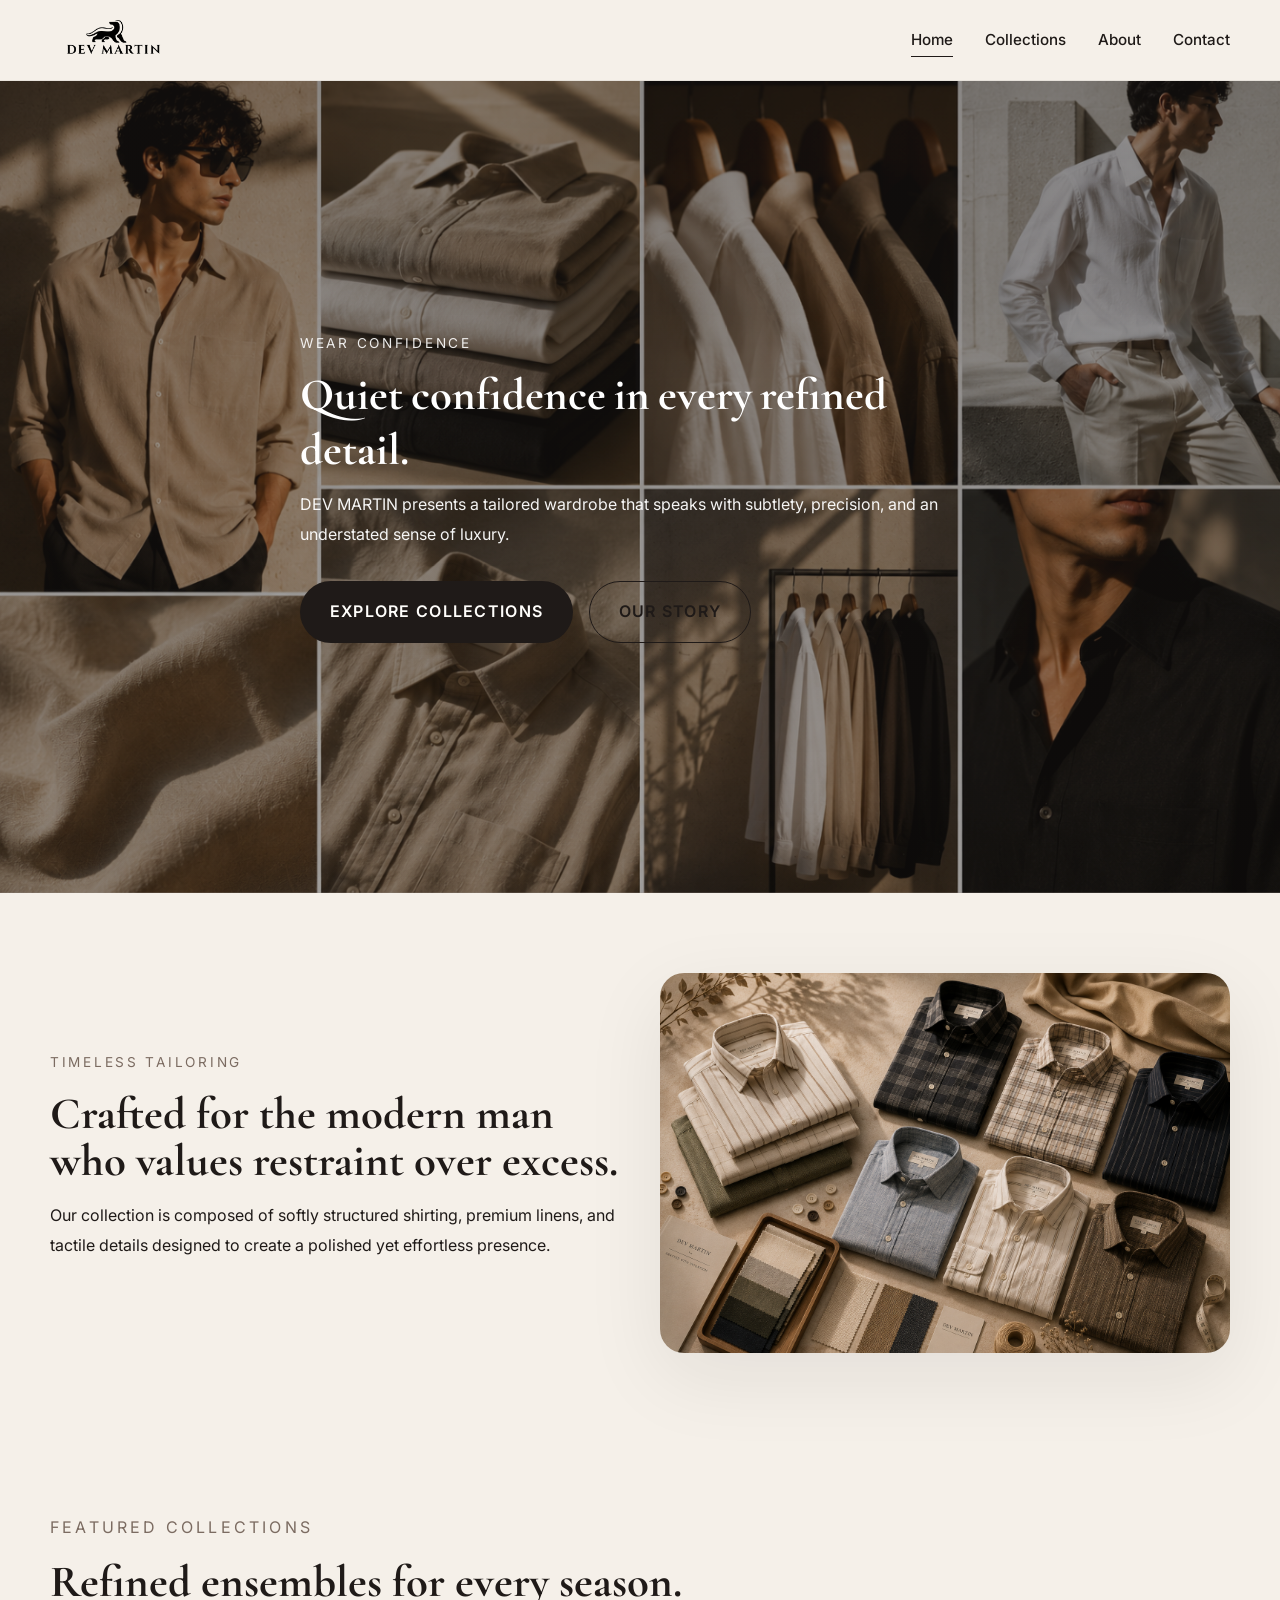
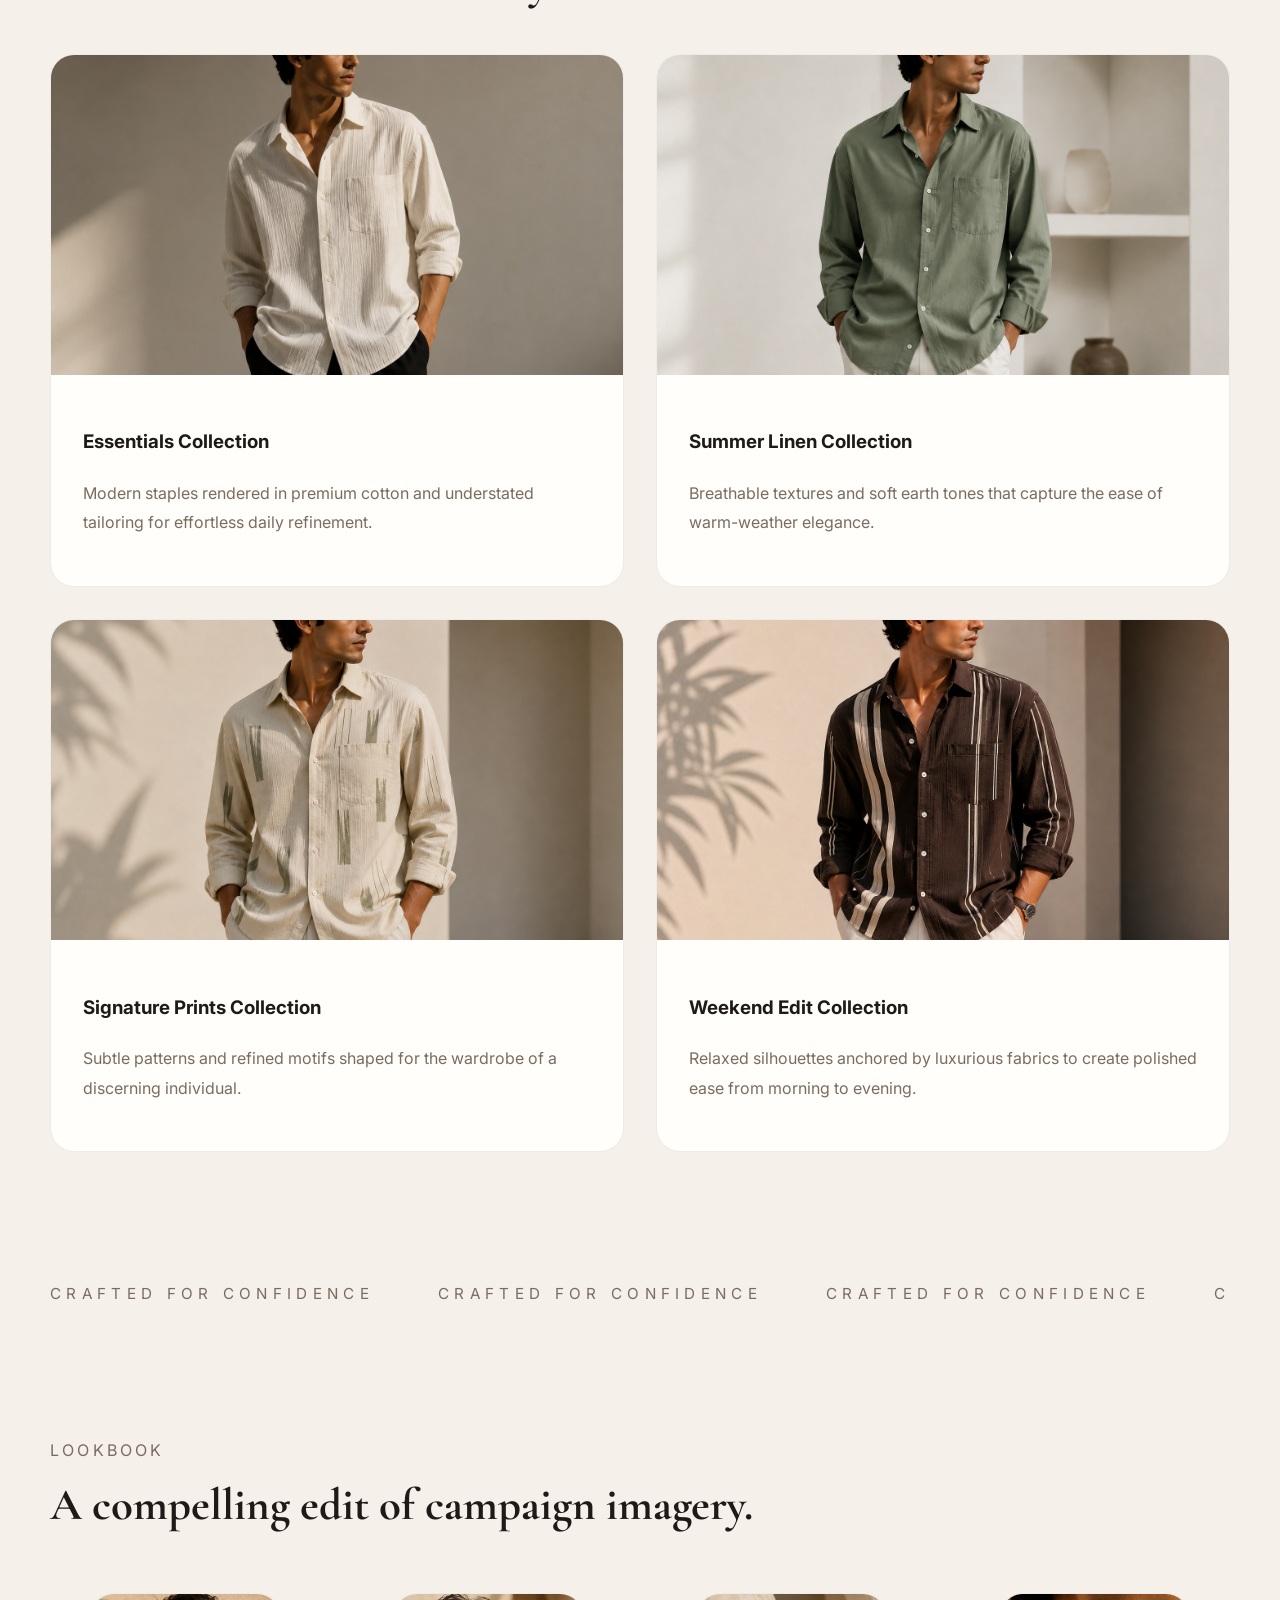
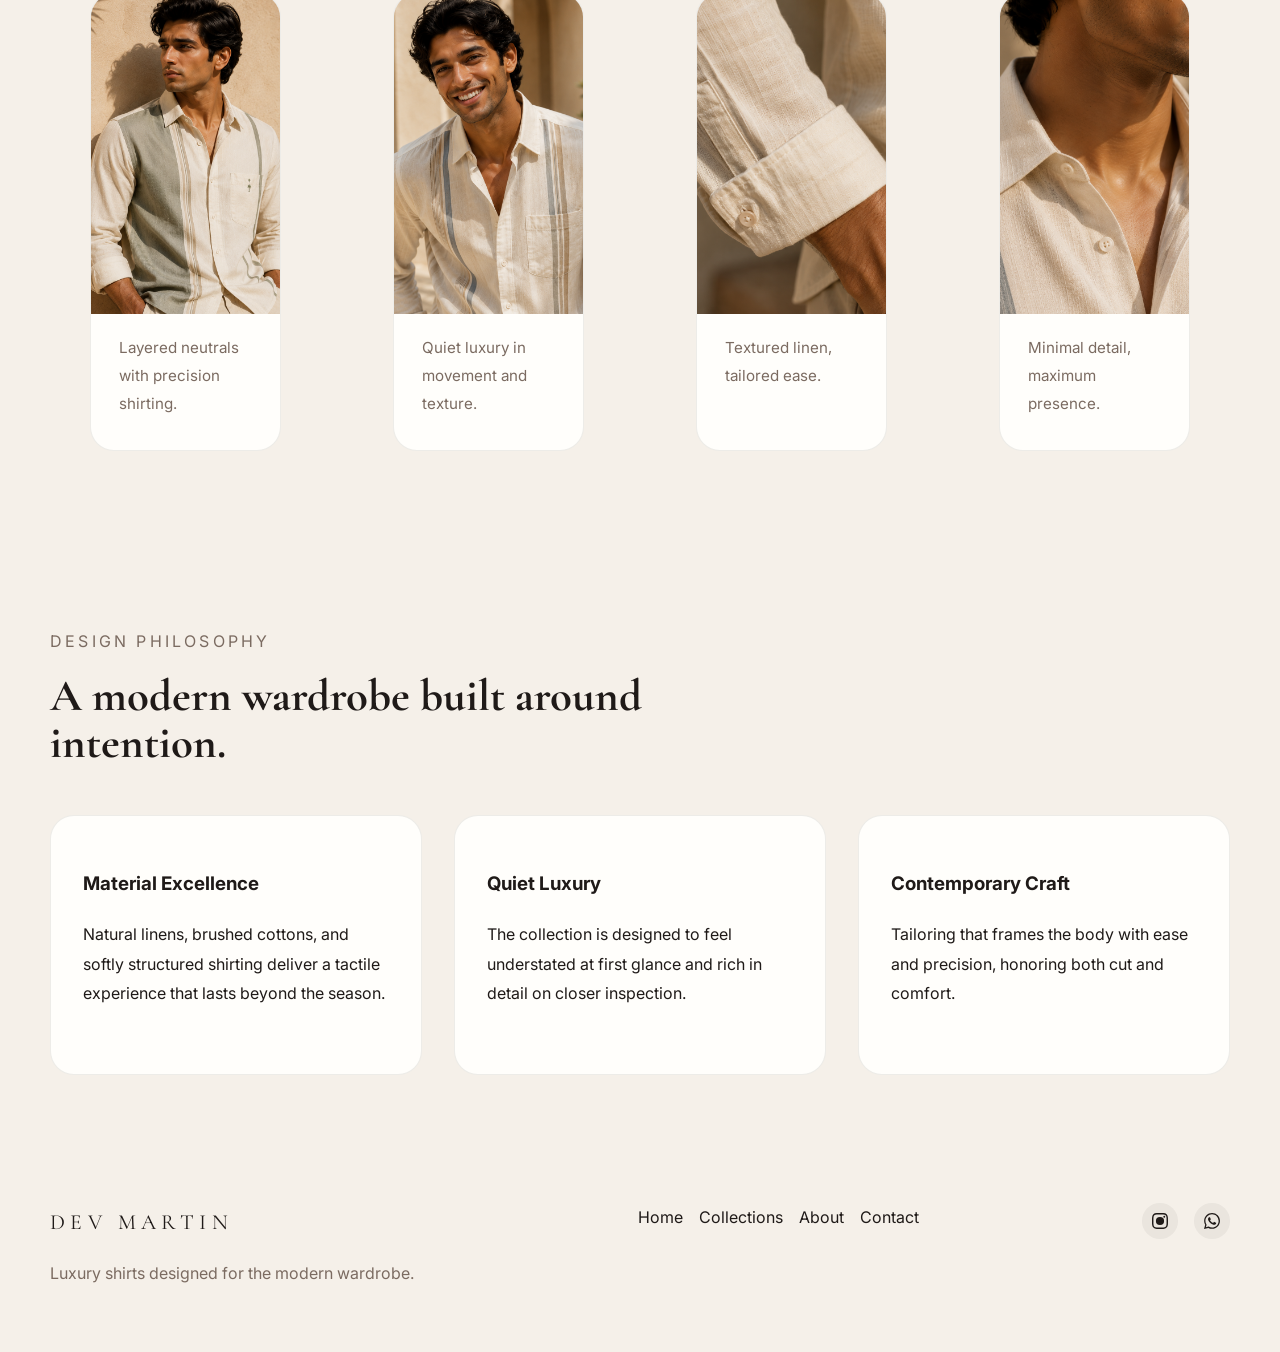
<file: index.html>
<!DOCTYPE html>
<html lang="en">
<head>
  <meta charset="UTF-8">
  <meta name="viewport" content="width=device-width, initial-scale=1.0">
  <meta name="description" content="DEV MARTIN: Premium luxury shirts crafted for quiet confidence. Timeless tailoring, refined details, and understated elegance for the modern gentleman.">
  <title>DEV MARTIN | Premium Shirts & Timeless Style</title>
  <link rel="icon" href="assets/logos/logo_black.png" type="image/png">
  <link rel="preconnect" href="https://fonts.googleapis.com">
  <link rel="preconnect" href="https://fonts.gstatic.com" crossorigin>
  <link href="https://fonts.googleapis.com/css2?family=Cormorant+Garamond:wght@500;600;700&family=Inter:wght@300;400;500;600;700&display=swap" rel="stylesheet">
  <link rel="stylesheet" href="css/style.css">
</head>
<body>
  <header class="site-header">
    <div class="container header-inner">
      <div class="brand-wrapper">
        <img src="assets/logos/logo_black.png" alt="Logo" class="brand-logo">
        <a href="index.html" class="brand"></a>
      </div>
      <nav class="site-nav">
        <ul class="nav-list">
          <li><a href="index.html" class="nav-link">Home</a></li>
          <li><a href="collections.html" class="nav-link">Collections</a></li>
          <li><a href="about.html" class="nav-link">About</a></li>
          <li><a href="/contact" class="nav-link">Contact</a></li>
        </ul>
      </nav>
      <button class="mobile-toggle" aria-label="Open navigation">
        <span></span>
        <span></span>
        <span></span>
      </button>
    </div>
    <div class="mobile-menu">
      <ul class="mobile-nav-list">
        <li><a href="index.html" class="nav-link">Home</a></li>
        <li><a href="collections.html" class="nav-link">Collections</a></li>
        <li><a href="about.html" class="nav-link">About</a></li>
        <li><a href="/contact" class="nav-link">Contact</a></li>
      </ul>
    </div>
  </header>

  <main>
    <section class="hero hero-home">
      <!-- Hero Image -->
      <div class="hero-image" aria-hidden="true"></div>
      <div class="hero-copy container reveal">
        <p class="eyebrow">WEAR CONFIDENCE</p>
        <h1 class="hero-title">
          <span class="split-word">Quiet</span>
          <span class="split-word">confidence</span>
          <span class="split-word">in</span>
          <span class="split-word">every</span>
          <span class="split-word">refined</span>
          <span class="split-word">detail.</span>
        </h1>
        <p class="hero-text reveal">DEV MARTIN presents a tailored wardrobe that speaks with subtlety, precision, and an understated sense of luxury.</p>
        <div class="hero-actions reveal">
          <a href="collections.html" class="button button-primary">Explore Collections</a>
          <a href="about.html" class="button button-secondary">Our Story</a>
        </div>
      </div>
    </section>

    <section class="section intro-section container" id="brand-intro">
      <div class="grid-two">
        <div class="intro-copy reveal">
          <p class="eyebrow">Timeless tailoring</p>
          <h2>Crafted for the modern man who values restraint over excess.</h2>
          <p>Our collection is composed of softly structured shirting, premium linens, and tactile details designed to create a polished yet effortless presence.</p>
        </div>
        <div class="intro-image reveal">
          <!-- About Section Image -->
          <img src="assets/images/brand_intro.png" alt="Luxury shirt collar detail" loading="lazy">
        </div>
      </div>
    </section>

    <section class="section featured-collections container">
      <div class="section-head reveal">
        <p class="eyebrow">Featured Collections</p>
        <h2>Refined ensembles for every season.</h2>
      </div>
      <div class="collections-grid">
        <article class="collection-card reveal">
          <!-- Collection 1 Image -->
          <img src="assets/collections/essentials.png" alt="Essentials Collection shirt display">
          <div class="card-copy">
            <h3>Essentials Collection</h3>
            <p>Modern staples rendered in premium cotton and understated tailoring for effortless daily refinement.</p>
          </div>
        </article>
        <article class="collection-card reveal">
          <!-- Collection 2 Image -->
          <img src="assets/collections/summer_linen.png" alt="Summer Linen Collection look">
          <div class="card-copy">
            <h3>Summer Linen Collection</h3>
            <p>Breathable textures and soft earth tones that capture the ease of warm-weather elegance.</p>
          </div>
        </article>
        <article class="collection-card reveal">
          <!-- Collection 3 Image -->
          <img src="assets/collections/signature_print.png" alt="Signature Prints Collection styling">
          <div class="card-copy">
            <h3>Signature Prints Collection</h3>
            <p>Subtle patterns and refined motifs shaped for the wardrobe of a discerning individual.</p>
          </div>
        </article>
        <article class="collection-card reveal">
          <!-- Collection 4 Image -->
          <img src="assets/collections/weekend_edit.png" alt="Weekend Edit Collection relaxed styling">
          <div class="card-copy">
            <h3>Weekend Edit Collection</h3>
            <p>Relaxed silhouettes anchored by luxurious fabrics to create polished ease from morning to evening.</p>
          </div>
        </article>
      </div>
    </section>

    <!-- <section class="section style-section">
      <div class="container split-panel">
        <div class="panel-image reveal">
         
          <img src="assets/images/signature_styles.png" alt="Signature shirt style detail">
        </div>
        <div class="panel-copy reveal">
          <p class="eyebrow">Signature Style</p>
          <h2>Structured simplicity, elevated through material and finish.</h2>
          <p>Our design approach is rooted in clean lines, quiet luxury, and a commitment to refined comfort. Each piece is conceived to support a versatile, intentional wardrobe.</p>
        </div>
      </div>
    </section> -->
    <section class="marquee-section" aria-hidden="true">
      <div class="container marquee">
        <div class="marquee-track">
          <span>CRAFTED FOR CONFIDENCE</span>
          <span>CRAFTED FOR CONFIDENCE</span>
          <span>CRAFTED FOR CONFIDENCE</span>
          <span>CRAFTED FOR CONFIDENCE</span>
          <span>CRAFTED FOR CONFIDENCE</span>
          <span>CRAFTED FOR CONFIDENCE</span>
          <span>CRAFTED FOR CONFIDENCE</span>
          <span>CRAFTED FOR CONFIDENCE</span>
        </div>
      </div>
    </section>
    <section class="section lookbook-section container">
      <div class="section-head reveal">
        <p class="eyebrow">Lookbook</p>
        <h2>A compelling edit of campaign imagery.</h2>
      </div>
      <div class="lookbook-grid">
        <figure class="lookbook-card reveal">
          <!-- Lookbook Image 1 -->
          <img src="assets/lookbook/lookbook-1.png" alt="Editorial portrait with luxury shirt">
          <div class="lookbook-overlay"><span>VIEW</span></div>
          <figcaption>Layered neutrals with precision shirting.</figcaption>
        </figure>
        <figure class="lookbook-card reveal">
          <!-- Lookbook Image 2 -->
          <img src="assets/lookbook/lookbook-2.png" alt="Menswear editorial using neutral tones">
          <div class="lookbook-overlay"><span>VIEW</span></div>
          <figcaption>Quiet luxury in movement and texture.</figcaption>
        </figure>
        <figure class="lookbook-card reveal">
          <!-- Lookbook Image 3 -->
          <img src="assets/lookbook/lookbook-3.png" alt="Close-up of linen shirt sleeve">
          <div class="lookbook-overlay"><span>VIEW</span></div>
          <figcaption>Textured linen, tailored ease.</figcaption>
        </figure>
        <figure class="lookbook-card reveal">
          <!-- Lookbook Image 4 -->
          <img src="assets/lookbook/lookbook-4.png" alt="Editorial detail of shirt collar and cuff">
          <div class="lookbook-overlay"><span>VIEW</span></div>
          <figcaption>Minimal detail, maximum presence.</figcaption>
        </figure>
      </div>
    </section>

    <section class="section philosophy-section container">
      <div class="section-head reveal">
        <p class="eyebrow">Design Philosophy</p>
        <h2>A modern wardrobe built around intention.</h2>
      </div>
      <div class="philosophy-grid">
        <article class="philosophy-card reveal">
          <h3>Material Excellence</h3>
          <p>Natural linens, brushed cottons, and softly structured shirting deliver a tactile experience that lasts beyond the season.</p>
        </article>
        <article class="philosophy-card reveal">
          <h3>Quiet Luxury</h3>
          <p>The collection is designed to feel understated at first glance and rich in detail on closer inspection.</p>
        </article>
        <article class="philosophy-card reveal">
          <h3>Contemporary Craft</h3>
          <p>Tailoring that frames the body with ease and precision, honoring both cut and comfort.</p>
        </article>
      </div>
    </section>
<!--     
    <section class="section testimonials-section container">
      <div class="section-head reveal">
        <p class="eyebrow">Testimonials</p>
        <h2>Voices that echo the DEV MARTIN ethos.</h2>
      </div>
      <div class="testimonial-grid">
        <blockquote class="testimonial-card reveal">
          "Every shirt feels like a quiet statement — the cut, the fabric, the attention to proportion are exceptional."
          <footer>— Creative Director, Paris Brand</footer>
        </blockquote>
        <blockquote class="testimonial-card reveal">
          "The pieces are made for a refined lifestyle, designed to make the man wearing them feel confident and composed."
          <footer>— Fashion Editor, Haute Living</footer>
        </blockquote>
        <blockquote class="testimonial-card reveal">
          "DEV MARTIN balances modern minimalism with an intimate sense of luxury. Each collection is beautifully curated."
          <footer>— Menswear Stylist,brand 91</footer>
        </blockquote>
      </div>
    </section>

    <section class="section contact-cta-section">
      <div class="contact-cta container reveal">
        <div>
          <p class="eyebrow">Connect with the Brand</p>
          <h2>For press, bespoke inquiries, and editorial collaborations.</h2>
        </div>
        <a href="/contact" class="button button-primary">Contact Us</a>
      </div>
    </section>
  </main> -->

  <footer class="site-footer">
    <div class="container footer-inner">
      <div class="footer-brand">
        <span class="brand">DEV MARTIN</span>
        <p>Luxury shirts designed for the modern wardrobe.</p>
      </div>
      <div class="footer-links">
        <a href="index.html">Home</a>
        <a href="collections.html">Collections</a>
        <a href="about.html">About</a>
        <a href="/contact">Contact</a>
      </div>
      <div class="footer-social">
        <a id="instagramLink" href="https://www.instagram.com/dev_martin2026" class="social-link" aria-label="Instagram" target="_blank" rel="noreferrer noopener">
          <svg viewBox="0 0 24 24" aria-hidden="true"><path fill="currentColor" d="M12 2.163c3.204 0 3.584.012 4.85.07 3.252.148 4.771 1.691 4.919 4.919.058 1.265.069 1.645.069 4.849 0 3.205-.012 3.584-.069 4.849-.149 3.225-1.664 4.771-4.919 4.919-1.266.057-1.645.069-4.849.069-3.205 0-3.584-.012-4.849-.069-3.259-.149-4.771-1.699-4.919-4.92-.057-1.265-.069-1.644-.069-4.849 0-3.204.013-3.583.069-4.849.149-3.227 1.664-4.771 4.919-4.919 1.266-.057 1.645-.069 4.849-.069zm0-2.163c-3.259 0-3.667.014-4.947.072-4.358.2-6.78 2.618-6.98 6.98-.059 1.281-.073 1.689-.073 4.948 0 3.259.014 3.668.072 4.948.2 4.358 2.618 6.78 6.98 6.98 1.281.058 1.689.072 4.948.072 3.259 0 3.668-.014 4.948-.072 4.354-.2 6.782-2.618 6.979-6.98.059-1.28.073-1.689.073-4.948 0-3.259-.014-3.667-.072-4.947-.196-4.354-2.617-6.78-6.979-6.98-1.281-.059-1.69-.073-4.949-.073zM5.838 12a6.162 6.162 0 1 1 12.324 0 6.162 6.162 0 0 1-12.324 0zM12 16a4 4 0 1 1 0-8 4 4 0 0 1 0 8zm4.965-10.322a1.44 1.44 0 1 1 2.881.001 1.44 1.44 0 0 1-2.881-.001z"/></svg>
        </a>
        
        <a id="whatsappLink" href="https://wa.me/8086893363" class="social-link" aria-label="WhatsApp" target="_blank" rel="noreferrer noopener">
          <svg viewBox="0 0 24 24" aria-hidden="true">
          <path fill="currentColor" d="M20.52 3.48A11.82 11.82 0 0 0 12.06 0C5.52 0 .21 5.31.21 11.85c0 2.09.55 4.13 1.59 5.93L0 24l6.4-1.68a11.83 11.83 0 0 0 5.66 1.44h.01c6.53 0 11.85-5.31 11.85-11.85 0-3.16-1.23-6.13-3.4-8.43zm-8.46 18.3a9.88 9.88 0 0 1-5.04-1.38l-.36-.21-3.8 1 1.01-3.7-.23-.38a9.88 9.88 0 0 1-1.52-5.26c0-5.47 4.45-9.92 9.93-9.92 2.65 0 5.14 1.03 7.01 2.91a9.84 9.84 0 0 1 2.9 7.01c0 5.47-4.45 9.93-9.9 9.93zm5.44-7.44c-.3-.15-1.77-.87-2.04-.97-.27-.1-.47-.15-.66.15-.2.3-.76.97-.94 1.17-.17.2-.35.22-.65.07-.3-.15-1.25-.46-2.38-1.47-.88-.78-1.47-1.74-1.64-2.03-.17-.3-.02-.46.13-.61.13-.13.3-.35.45-.52.15-.17.2-.3.3-.5.1-.2.05-.37-.02-.52-.08-.15-.67-1.62-.92-2.22-.24-.58-.48-.5-.66-.5h-.56c-.2 0-.52.07-.8.37-.27.3-1.05 1.03-1.05 2.5s1.08 2.9 1.23 3.1c.15.2 2.12 3.24 5.13 4.54.72.31 1.29.49 1.73.63.73.23 1.39.2 1.91.12.58-.09 1.77-.72 2.02-1.42.25-.7.25-1.3.17-1.42-.08-.12-.28-.2-.58-.35z"/>
          </svg>
        </a>
      </div>
    </div>
  </footer>

  <script src="js/script.js"></script>
</body>
</html>
</file>
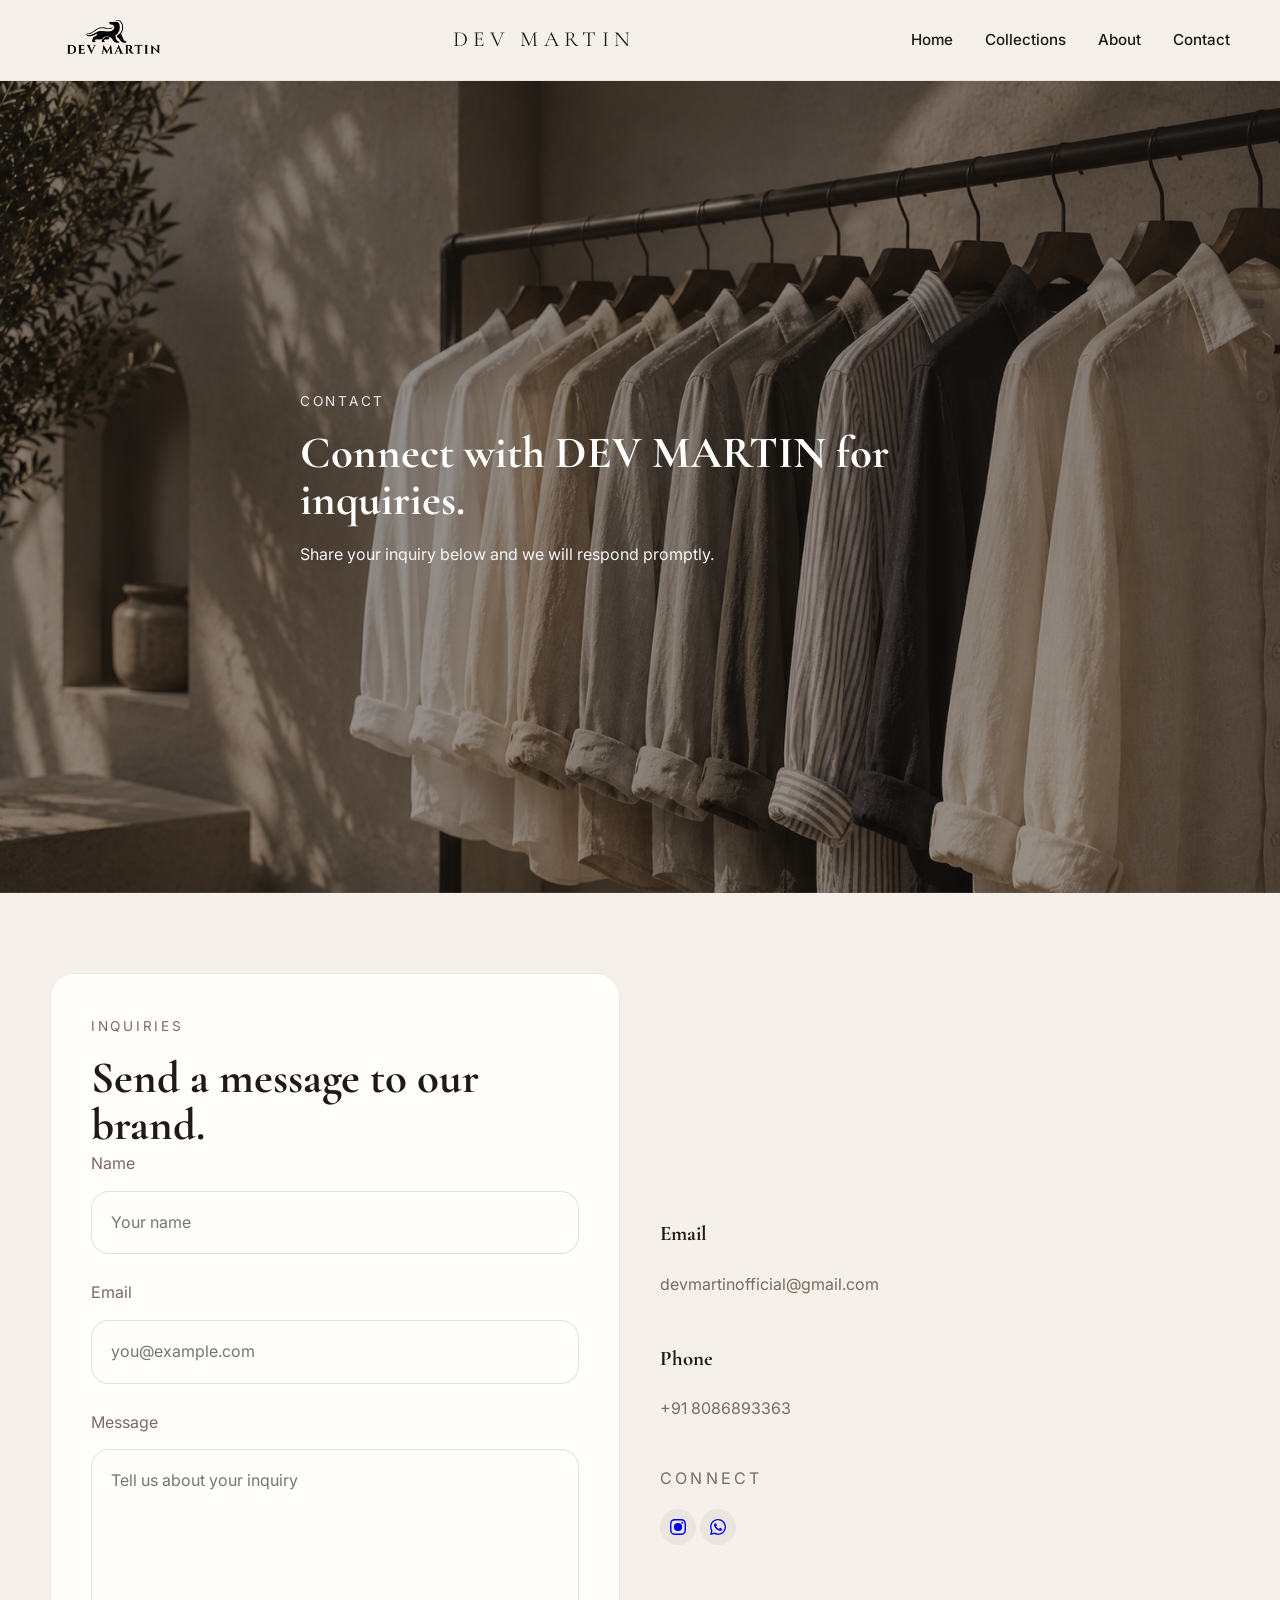
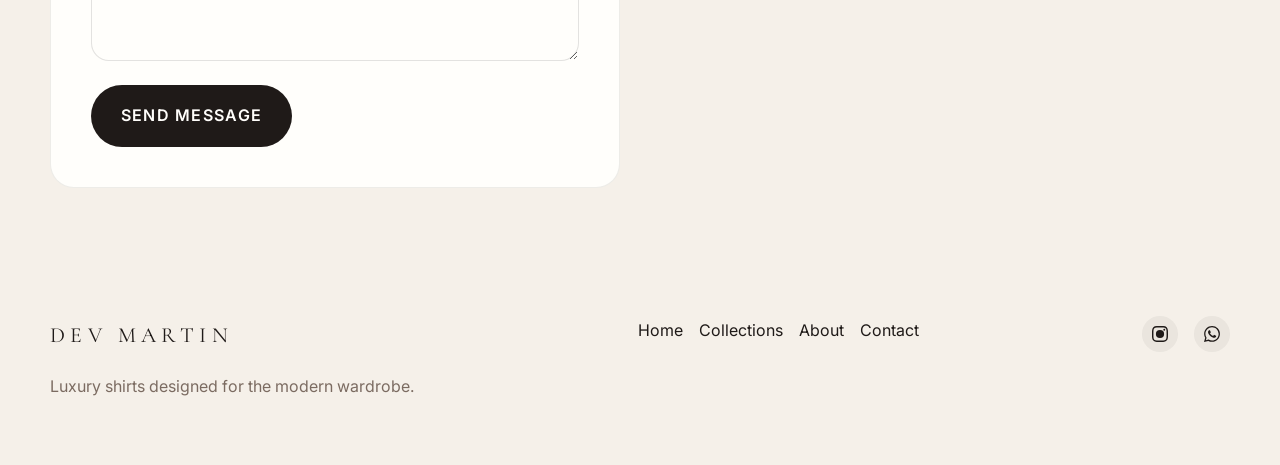
<file: contact/index.html>
<!DOCTYPE html>
<html lang="en">
<head>
  <meta charset="UTF-8">
  <meta name="viewport" content="width=device-width, initial-scale=1.0">
  <meta name="description" content="Contact DEV MARTIN: Get in touch for press inquiries, bespoke orders, and editorial collaborations.">
  <title>Contact DEV MARTIN</title>
  <link rel="icon" href="/assets/logos/logo_black.png" type="image/png">
  <link rel="preconnect" href="https://fonts.googleapis.com">
  <link rel="preconnect" href="https://fonts.gstatic.com" crossorigin>
  <link href="https://fonts.googleapis.com/css2?family=Cormorant+Garamond:wght@500;600;700&family=Inter:wght@300;400;500;600;700&display=swap" rel="stylesheet">
  <link rel="stylesheet" href="/css/style.css">
</head>
<body>
  <header class="site-header">
    <div class="container header-inner">
      <img src="/assets/logos/logo_black.png" alt="Logo" class="brand-logo">
      <a href="/index.html" class="brand">DEV MARTIN</a>
      <nav class="site-nav">
        <ul class="nav-list">
          <li><a href="/index.html" class="nav-link">Home</a></li>
          <li><a href="/collections.html" class="nav-link">Collections</a></li>
          <li><a href="/about.html" class="nav-link">About</a></li>
          <li><a href="/contact" class="nav-link">Contact</a></li>
        </ul>
      </nav>
      <button class="mobile-toggle" aria-label="Open navigation">
        <span></span>
        <span></span>
        <span></span>
      </button>
    </div>
    <div class="mobile-menu">
      <ul class="mobile-nav-list">
        <li><a href="/index.html" class="nav-link">Home</a></li>
        <li><a href="/collections.html" class="nav-link">Collections</a></li>
        <li><a href="/about.html" class="nav-link">About</a></li>
        <li><a href="/contact" class="nav-link">Contact</a></li>
      </ul>
    </div>
  </header>

  <main>
    <section class="hero hero-contact">
      <div class="hero-image" aria-hidden="true"></div>
      <div class="hero-copy container">
        <p class="eyebrow">Contact</p>
        <h1>Connect with DEV MARTIN for inquiries.</h1>
        <p class="hero-text">Share your inquiry below and we will respond promptly.</p>
      </div>
    </section>

    <section class="section contact-section container reveal">
      <div class="grid-two contact-grid">
        <div class="contact-form-wrap reveal">
          <p class="eyebrow">Inquiries</p>
          <h2>Send a message to our brand.</h2>
          <form class="contact-form" name="contact" method="post" netlify data-netlify="true" data-netlify-honeypot="bot-field" data-netlify-ajax="true">
            <input type="hidden" name="form-name" value="contact">
            <p class="screen-reader-text" style="position:absolute;left:-9999px;top:auto;width:1px;height:1px;overflow:hidden;">
              <label>Do not fill this field <input name="bot-field"></label>
            </p>
            <label>
              <span>Name</span>
              <input type="text" name="name" placeholder="Your name" required>
            </label>
            <label>
              <span>Email</span>
              <input type="email" name="email" placeholder="you@example.com" required>
            </label>
            <label>
              <span>Message</span>
              <textarea name="message" rows="6" placeholder="Tell us about your inquiry" required></textarea>
            </label>
            <button type="submit" class="button button-primary">Send Message</button>
          </form>
        </div>
        <div class="contact-details reveal">
          <div class="detail-block">
            <h3>Email</h3>
            <p>devmartinofficial@gmail.com</p>
          </div>
          <div class="detail-block">
            <h3>Phone</h3>
            <p>+91 8086893363</p>
          </div>
          <div class="detail-block social-connect">
            <p class="eyebrow">Connect</p>
            <div class="social-links">
              <a id="instagramLink" href="https://www.instagram.com/dev_martin2026" class="social-link" aria-label="Instagram" target="_blank" rel="noreferrer noopener">
                <svg viewBox="0 0 24 24" aria-hidden="true"><path fill="currentColor" d="M12 2.163c3.204 0 3.584.012 4.85.07 3.252.148 4.771 1.691 4.919 4.919.058 1.265.069 1.645.069 4.849 0 3.205-.012 3.584-.069 4.849-.149 3.225-1.664 4.771-4.919 4.919-1.266.057-1.645.069-4.849.069-3.205 0-3.584-.012-4.849-.069-3.259-.149-4.771-1.699-4.919-4.92-.057-1.265-.069-1.644-.069-4.849 0-3.204.013-3.583.069-4.849.149-3.227 1.664-4.771 4.919-4.919 1.266-.057 1.645-.069 4.849-.069zm0-2.163c-3.259 0-3.667.014-4.947.072-4.358.2-6.78 2.618-6.98 6.98-.059 1.281-.073 1.689-.073 4.948 0 3.259.014 3.668.072 4.948.2 4.358 2.618 6.78 6.98 6.98 1.281.058 1.689.072 4.948.072 3.259 0 3.668-.014 4.948-.072 4.354-.2 6.782-2.618 6.979-6.98.059-1.28.073-1.689.073-4.948 0-3.259-.014-3.667-.072-4.947-.196-4.354-2.617-6.78-6.979-6.98-1.281-.059-1.69-.073-4.949-.073zM5.838 12a6.162 6.162 0 1 1 12.324 0 6.162 6.162 0 0 1-12.324 0zM12 16a4 4 0 1 1 0-8 4 4 0 0 1 0 8zm4.965-10.322a1.44 1.44 0 1 1 2.881.001 1.44 1.44 0 0 1-2.881-.001z"/></svg>
              </a>
              <a id="whatsappLink" href="https://wa.me/8086893363" class="social-link" aria-label="WhatsApp" target="_blank" rel="noreferrer noopener">
                <svg viewBox="0 0 24 24" aria-hidden="true">
                  <path fill="currentColor" d="M20.52 3.48A11.82 11.82 0 0 0 12.06 0C5.52 0 .21 5.31.21 11.85c0 2.09.55 4.13 1.59 5.93L0 24l6.4-1.68a11.83 11.83 0 0 0 5.66 1.44h.01c6.53 0 11.85-5.31 11.85-11.85 0-3.16-1.23-6.13-3.4-8.43zm-8.46 18.3a9.88 9.88 0 0 1-5.04-1.38l-.36-.21-3.8 1 1.01-3.7-.23-.38a9.88 9.88 0 0 1-1.52-5.26c0-5.47 4.45-9.92 9.93-9.92 2.65 0 5.14 1.03 7.01 2.91a9.84 9.84 0 0 1 2.9 7.01c0 5.47-4.45 9.93-9.9 9.93zm5.44-7.44c-.3-.15-1.77-.87-2.04-.97-.27-.1-.47-.15-.66.15-.2.3-.76.97-.94 1.17-.17.2-.35.22-.65.07-.3-.15-1.25-.46-2.38-1.47-.88-.78-1.47-1.74-1.64-2.03-.17-.3-.02-.46.13-.61.13-.13.3-.35.45-.52.15-.17.2-.3.3-.5.1-.2.05-.37-.02-.52-.08-.15-.67-1.62-.92-2.22-.24-.58-.48-.5-.66-.5h-.56c-.2 0-.52.07-.8.37-.27.3-1.05 1.03-1.05 2.5s1.08 2.9 1.23 3.1c.15.2 2.12 3.24 5.13 4.54.72.31 1.29.49 1.73.63.73.23 1.39.2 1.91.12.58-.09 1.77-.72 2.02-1.42.25-.7.25-1.3.17-1.42-.08-.12-.28-.2-.58-.35z"/>
                </svg>
              </a>
            </div>
          </div>
        </div>
      </div>
    </section>
  </main>

  <footer class="site-footer">
    <div class="container footer-inner">
      <div class="footer-brand">
        <span class="brand">DEV MARTIN</span>
        <p>Luxury shirts designed for the modern wardrobe.</p>
      </div>
      <div class="footer-links">
        <a href="/index.html">Home</a>
        <a href="/collections.html">Collections</a>
        <a href="/about.html">About</a>
        <a href="/contact">Contact</a>
      </div>
      <div class="footer-social">
        <a id="instagramLink" href="https://www.instagram.com/dev_martin2026" class="social-link" aria-label="Instagram" target="_blank" rel="noreferrer noopener">
          <svg viewBox="0 0 24 24" aria-hidden="true"><path fill="currentColor" d="M12 2.163c3.204 0 3.584.012 4.85.07 3.252.148 4.771 1.691 4.919 4.919.058 1.265.069 1.645.069 4.849 0 3.205-.012 3.584-.069 4.849-.149 3.225-1.664 4.771-4.919 4.919-1.266.057-1.645.069-4.849.069-3.205 0-3.584-.012-4.849-.069-3.259-.149-4.771-1.699-4.919-4.92-.057-1.265-.069-1.644-.069-4.849 0-3.204.013-3.583.069-4.849.149-3.227 1.664-4.771 4.919-4.919 1.266-.057 1.645-.069 4.849-.069zm0-2.163c-3.259 0-3.667.014-4.947.072-4.358.2-6.78 2.618-6.98 6.98-.059 1.281-.073 1.689-.073 4.948 0 3.259.014 3.668.072 4.948.2 4.358 2.618 6.78 6.98 6.98 1.281.058 1.689.072 4.948.072 3.259 0 3.668-.014 4.948-.072 4.354-.2 6.782-2.618 6.979-6.98.059-1.28.073-1.689.073-4.948 0-3.259-.014-3.667-.072-4.947-.196-4.354-2.617-6.78-6.979-6.98-1.281-.059-1.69-.073-4.949-.073zM5.838 12a6.162 6.162 0 1 1 12.324 0 6.162 6.162 0 0 1-12.324 0zM12 16a4 4 0 1 1 0-8 4 4 0 0 1 0 8zm4.965-10.322a1.44 1.44 0 1 1 2.881.001 1.44 1.44 0 0 1-2.881-.001z"/></svg>
        </a>
        <a id="whatsappLink" href="https://wa.me/8086893363" class="social-link" aria-label="WhatsApp" target="_blank" rel="noreferrer noopener">
          <svg viewBox="0 0 24 24" aria-hidden="true">
          <path fill="currentColor" d="M20.52 3.48A11.82 11.82 0 0 0 12.06 0C5.52 0 .21 5.31.21 11.85c0 2.09.55 4.13 1.59 5.93L0 24l6.4-1.68a11.83 11.83 0 0 0 5.66 1.44h.01c6.53 0 11.85-5.31 11.85-11.85 0-3.16-1.23-6.13-3.4-8.43zm-8.46 18.3a9.88 9.88 0 0 1-5.04-1.38l-.36-.21-3.8 1 1.01-3.7-.23-.38a9.88 9.88 0 0 1-1.52-5.26c0-5.47 4.45-9.92 9.93-9.92 2.65 0 5.14 1.03 7.01 2.91a9.84 9.84 0 0 1 2.9 7.01c0 5.47-4.45 9.93-9.9 9.93zm5.44-7.44c-.3-.15-1.77-.87-2.04-.97-.27-.1-.47-.15-.66.15-.2.3-.76.97-.94 1.17-.17.2-.35.22-.65.07-.3-.15-1.25-.46-2.38-1.47-.88-.78-1.47-1.74-1.64-2.03-.17-.3-.02-.46.13-.61.13-.13.3-.35.45-.52.15-.17.2-.3.3-.5.1-.2.05-.37-.02-.52-.08-.15-.67-1.62-.92-2.22-.24-.58-.48-.5-.66-.5h-.56c-.2 0-.52.07-.8.37-.27.3-1.05 1.03-1.05 2.5s1.08 2.9 1.23 3.1c.15.2 2.12 3.24 5.13 4.54.72.31 1.29.49 1.73.63.73.23 1.39.2 1.91.12.58-.09 1.77-.72 2.02-1.42.25-.7.25-1.3.17-1.42-.08-.12-.28-.2-.58-.35z"/>
          </svg>
        </a>
      </div>
    </div>
  </footer>

  <script src="/js/script.js"></script>
</body>
</html>
</file>
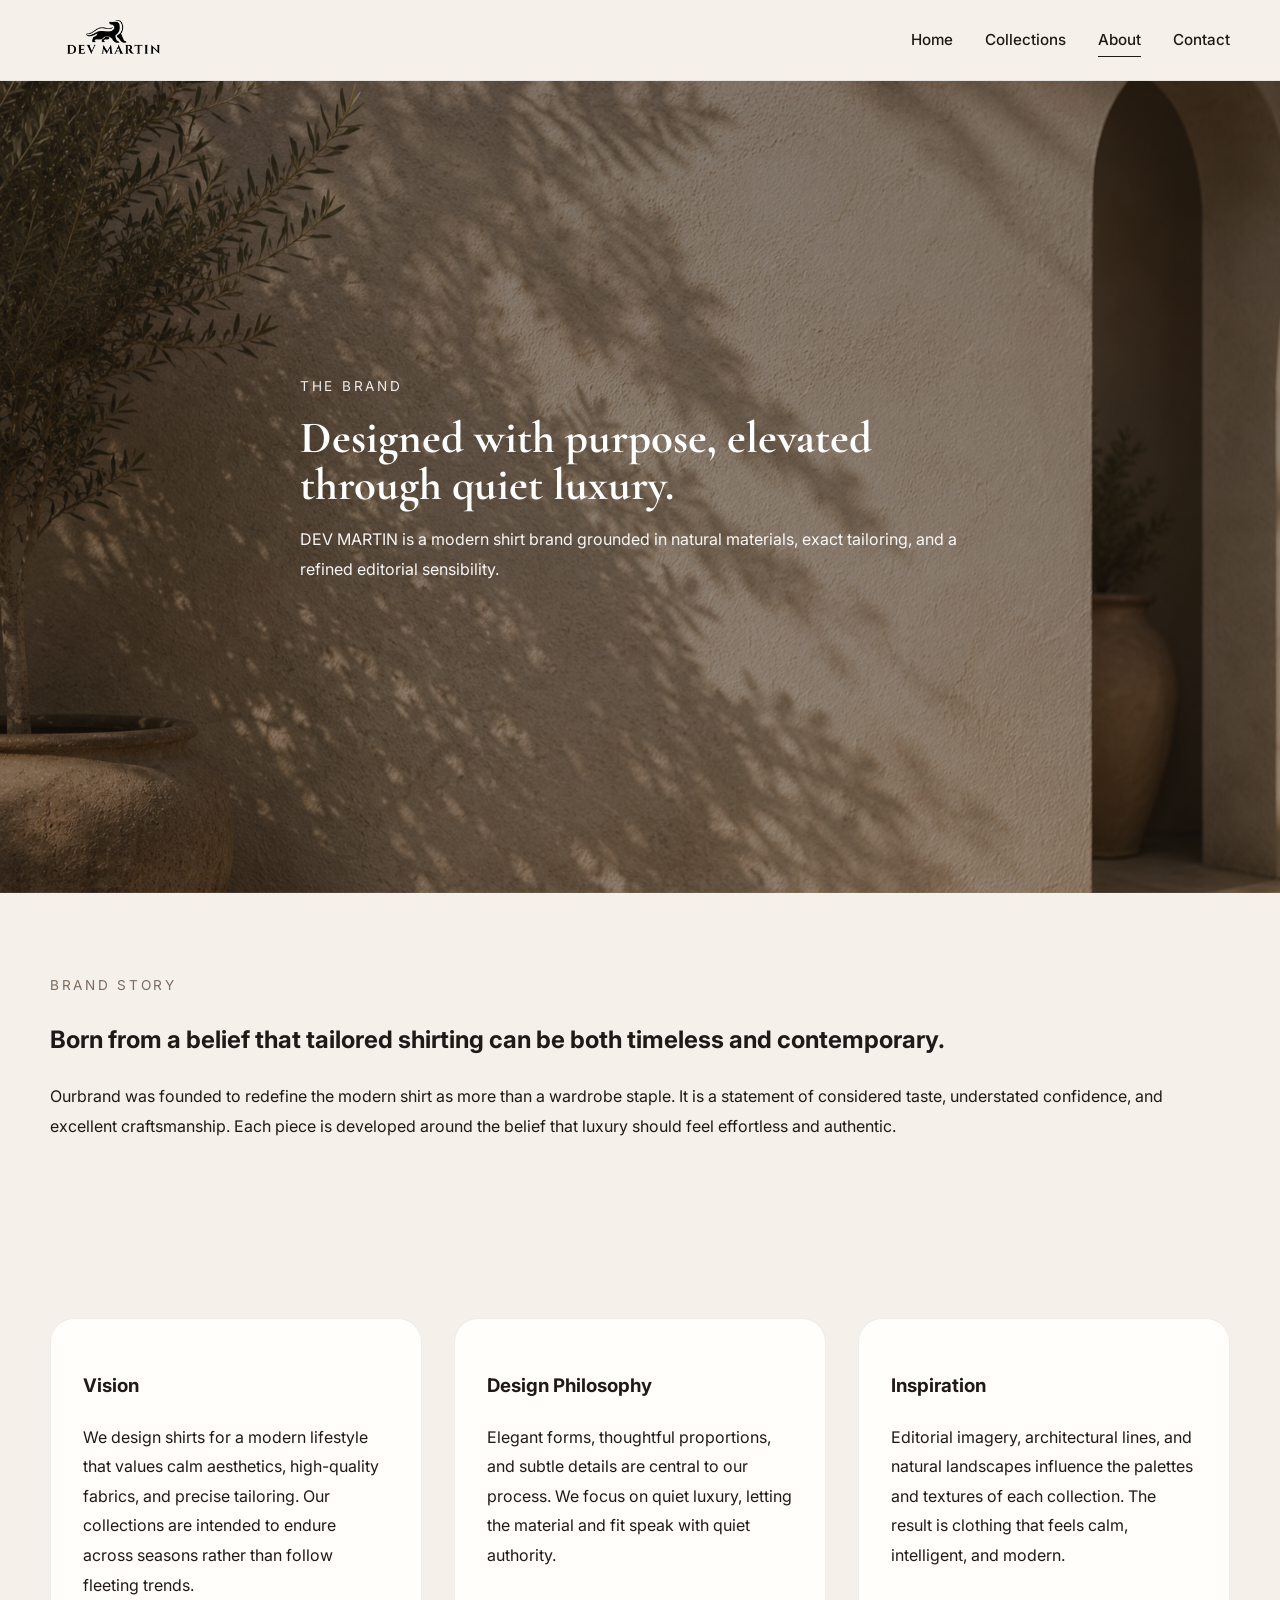
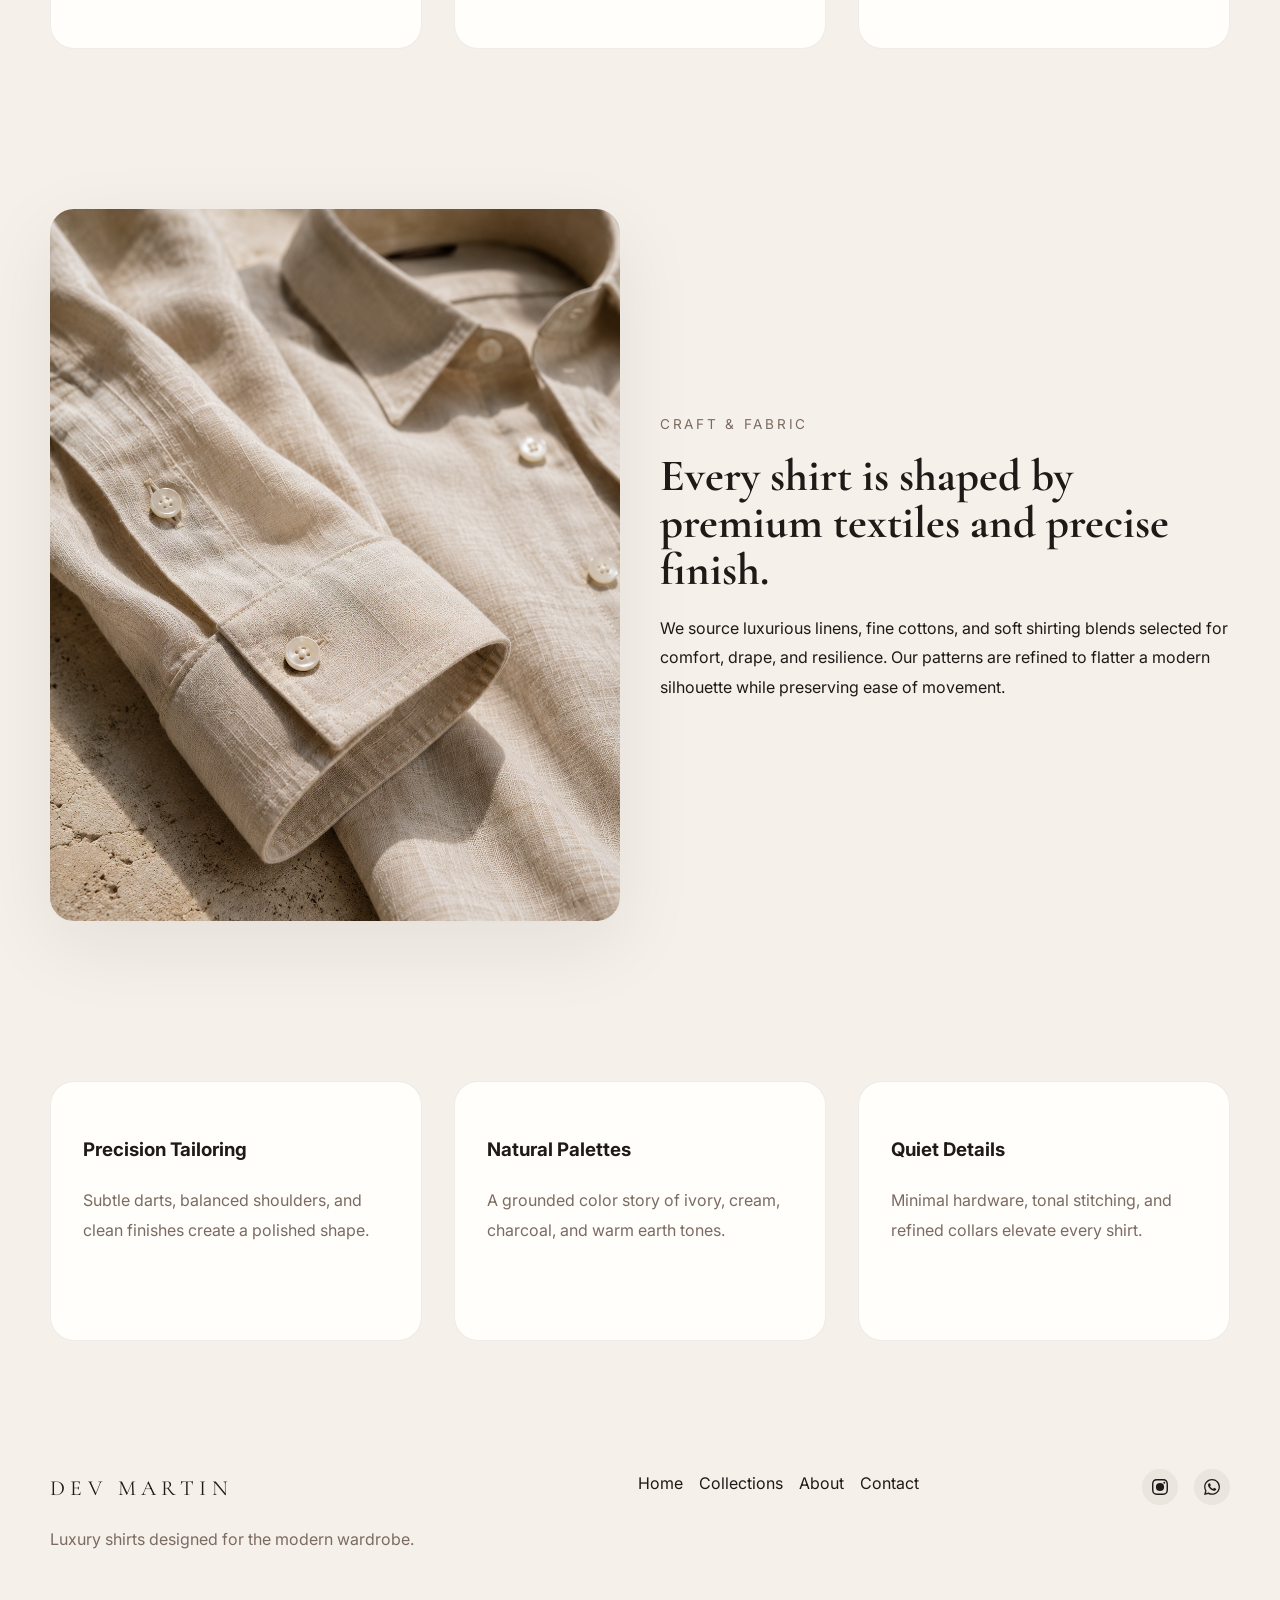
<file: about.html>
<!DOCTYPE html>
<html lang="en">
<head>
  <meta charset="UTF-8">
  <meta name="viewport" content="width=device-width, initial-scale=1.0">
  <meta name="description" content="About DEV MARTIN: Our commitment to craftsmanship, material excellence, quiet luxury, and contemporary tailoring for the modern man.">
  <title>About DEV MARTIN | Craftsmanship & Style</title>
  <link rel="icon" href="assets/logos/logo_black.png" type="image/png">
  <link rel="preconnect" href="https://fonts.googleapis.com">
  <link rel="preconnect" href="https://fonts.gstatic.com" crossorigin>
  <link href="https://fonts.googleapis.com/css2?family=Cormorant+Garamond:wght@500;600;700&family=Inter:wght@300;400;500;600;700&display=swap" rel="stylesheet">
  <link rel="stylesheet" href="css/style.css">
</head>
<body>
  <header class="site-header">
    <div class="container header-inner">
        <img src="assets/logos/logo_black.png" alt="Logo" class="brand-logo">
      <a href="index.html" class="brand"></a>
      <nav class="site-nav">
        <ul class="nav-list">
          <li><a href="index.html" class="nav-link">Home</a></li>
          <li><a href="collections.html" class="nav-link">Collections</a></li>
          <li><a href="about.html" class="nav-link">About</a></li>
          <li><a href="/contact" class="nav-link">Contact</a></li>
        </ul>
      </nav>
      <button class="mobile-toggle" aria-label="Open navigation">
        <span></span>
        <span></span>
        <span></span>
      </button>
    </div>
    <div class="mobile-menu">
      <ul class="mobile-nav-list">
        <li><a href="index.html" class="nav-link">Home</a></li>
        <li><a href="collections.html" class="nav-link">Collections</a></li>
        <li><a href="about.html" class="nav-link">About</a></li>
        <li><a href="/contact" class="nav-link">Contact</a></li>
      </ul>
    </div>
  </header>

  <main>
    <section class="hero hero-about">
      <!-- Hero Image -->
      <div class="hero-image" aria-hidden="true"></div>
      <div class="hero-copy container">
        <p class="eyebrow">The Brand</p>
        <h1>Designed with purpose, elevated through quiet luxury.</h1>
        <p class="hero-text">DEV MARTIN is a modern shirt brand grounded in natural materials, exact tailoring, and a refined editorial sensibility.</p>
      </div>
    </section>

    <section class="section brand-story container reveal">
      <p class="eyebrow">Brand Story</p>
      <h2>Born from a belief that tailored shirting can be both timeless and contemporary.</h2>
      <p>Ourbrand was founded to redefine the modern shirt as more than a wardrobe staple. It is a statement of considered taste, understated confidence, and excellent craftsmanship. Each piece is developed around the belief that luxury should feel effortless and authentic.</p>
    </section>

    <section class="section philosophy-grid container">
      <article class="philosophy-card reveal">
        <h3>Vision</h3>
        <p>We design shirts for a modern lifestyle that values calm aesthetics, high-quality fabrics, and precise tailoring. Our collections are intended to endure across seasons rather than follow fleeting trends.</p>
      </article>
      <article class="philosophy-card reveal">
        <h3>Design Philosophy</h3>
        <p>Elegant forms, thoughtful proportions, and subtle details are central to our process. We focus on quiet luxury, letting the material and fit speak with quiet authority.</p>
      </article>
      <article class="philosophy-card reveal">
        <h3>Inspiration</h3>
        <p>Editorial imagery, architectural lines, and natural landscapes influence the palettes and textures of each collection. The result is clothing that feels calm, intelligent, and modern.</p>
      </article>
    </section>

    <section class="section craft-section container">
      <div class="grid-two reverse">
        <div class="craft-image reveal">
          <!-- About Section Image -->
          <img src="assets/images/craft-detail.png" alt="Tailoring and fabric detail">
        </div>
        <div class="craft-copy reveal">
          <p class="eyebrow">Craft & Fabric</p>
          <h2>Every shirt is shaped by premium textiles and precise finish.</h2>
          <p>We source luxurious linens, fine cottons, and soft shirting blends selected for comfort, drape, and resilience. Our patterns are refined to flatter a modern silhouette while preserving ease of movement.</p>
        </div>
      </div>
    </section>

    <section class="section details-section container reveal">
      <div class="details-grid">
        <div class="detail-card">
          <h3>Precision Tailoring</h3>
          <p>Subtle darts, balanced shoulders, and clean finishes create a polished shape.</p>
        </div>
        <div class="detail-card">
          <h3>Natural Palettes</h3>
          <p>A grounded color story of ivory, cream, charcoal, and warm earth tones.</p>
        </div>
        <div class="detail-card">
          <h3>Quiet Details</h3>
          <p>Minimal hardware, tonal stitching, and refined collars elevate every shirt.</p>
        </div>
      </div>
    </section>
  </main>

<footer class="site-footer">
    <div class="container footer-inner">
      <div class="footer-brand">
        <span class="brand">DEV MARTIN</span>
        <p>Luxury shirts designed for the modern wardrobe.</p>
      </div>
      <div class="footer-links">
        <a href="index.html">Home</a>
        <a href="collections.html">Collections</a>
        <a href="about.html">About</a>
        <a href="/contact">Contact</a>
      </div>
      <div class="footer-social">
        <a id="instagramLink" href="https://www.instagram.com/dev_martin2026" class="social-link" aria-label="Instagram" target="_blank" rel="noreferrer noopener">
          <svg viewBox="0 0 24 24" aria-hidden="true"><path fill="currentColor" d="M12 2.163c3.204 0 3.584.012 4.85.07 3.252.148 4.771 1.691 4.919 4.919.058 1.265.069 1.645.069 4.849 0 3.205-.012 3.584-.069 4.849-.149 3.225-1.664 4.771-4.919 4.919-1.266.057-1.645.069-4.849.069-3.205 0-3.584-.012-4.849-.069-3.259-.149-4.771-1.699-4.919-4.92-.057-1.265-.069-1.644-.069-4.849 0-3.204.013-3.583.069-4.849.149-3.227 1.664-4.771 4.919-4.919 1.266-.057 1.645-.069 4.849-.069zm0-2.163c-3.259 0-3.667.014-4.947.072-4.358.2-6.78 2.618-6.98 6.98-.059 1.281-.073 1.689-.073 4.948 0 3.259.014 3.668.072 4.948.2 4.358 2.618 6.78 6.98 6.98 1.281.058 1.689.072 4.948.072 3.259 0 3.668-.014 4.948-.072 4.354-.2 6.782-2.618 6.979-6.98.059-1.28.073-1.689.073-4.948 0-3.259-.014-3.667-.072-4.947-.196-4.354-2.617-6.78-6.979-6.98-1.281-.059-1.69-.073-4.949-.073zM5.838 12a6.162 6.162 0 1 1 12.324 0 6.162 6.162 0 0 1-12.324 0zM12 16a4 4 0 1 1 0-8 4 4 0 0 1 0 8zm4.965-10.322a1.44 1.44 0 1 1 2.881.001 1.44 1.44 0 0 1-2.881-.001z"/></svg>
        </a>
        
        <a id="whatsappLink" href="https://wa.me/8086893363" class="social-link" aria-label="WhatsApp" target="_blank" rel="noreferrer noopener">
          <svg viewBox="0 0 24 24" aria-hidden="true">
          <path fill="currentColor" d="M20.52 3.48A11.82 11.82 0 0 0 12.06 0C5.52 0 .21 5.31.21 11.85c0 2.09.55 4.13 1.59 5.93L0 24l6.4-1.68a11.83 11.83 0 0 0 5.66 1.44h.01c6.53 0 11.85-5.31 11.85-11.85 0-3.16-1.23-6.13-3.4-8.43zm-8.46 18.3a9.88 9.88 0 0 1-5.04-1.38l-.36-.21-3.8 1 1.01-3.7-.23-.38a9.88 9.88 0 0 1-1.52-5.26c0-5.47 4.45-9.92 9.93-9.92 2.65 0 5.14 1.03 7.01 2.91a9.84 9.84 0 0 1 2.9 7.01c0 5.47-4.45 9.93-9.9 9.93zm5.44-7.44c-.3-.15-1.77-.87-2.04-.97-.27-.1-.47-.15-.66.15-.2.3-.76.97-.94 1.17-.17.2-.35.22-.65.07-.3-.15-1.25-.46-2.38-1.47-.88-.78-1.47-1.74-1.64-2.03-.17-.3-.02-.46.13-.61.13-.13.3-.35.45-.52.15-.17.2-.3.3-.5.1-.2.05-.37-.02-.52-.08-.15-.67-1.62-.92-2.22-.24-.58-.48-.5-.66-.5h-.56c-.2 0-.52.07-.8.37-.27.3-1.05 1.03-1.05 2.5s1.08 2.9 1.23 3.1c.15.2 2.12 3.24 5.13 4.54.72.31 1.29.49 1.73.63.73.23 1.39.2 1.91.12.58-.09 1.77-.72 2.02-1.42.25-.7.25-1.3.17-1.42-.08-.12-.28-.2-.58-.35z"/>
          </svg>
        </a>
      </div>
    </div>
  </footer>

  <script src="js/script.js"></script>
</body>
</html>
</file>
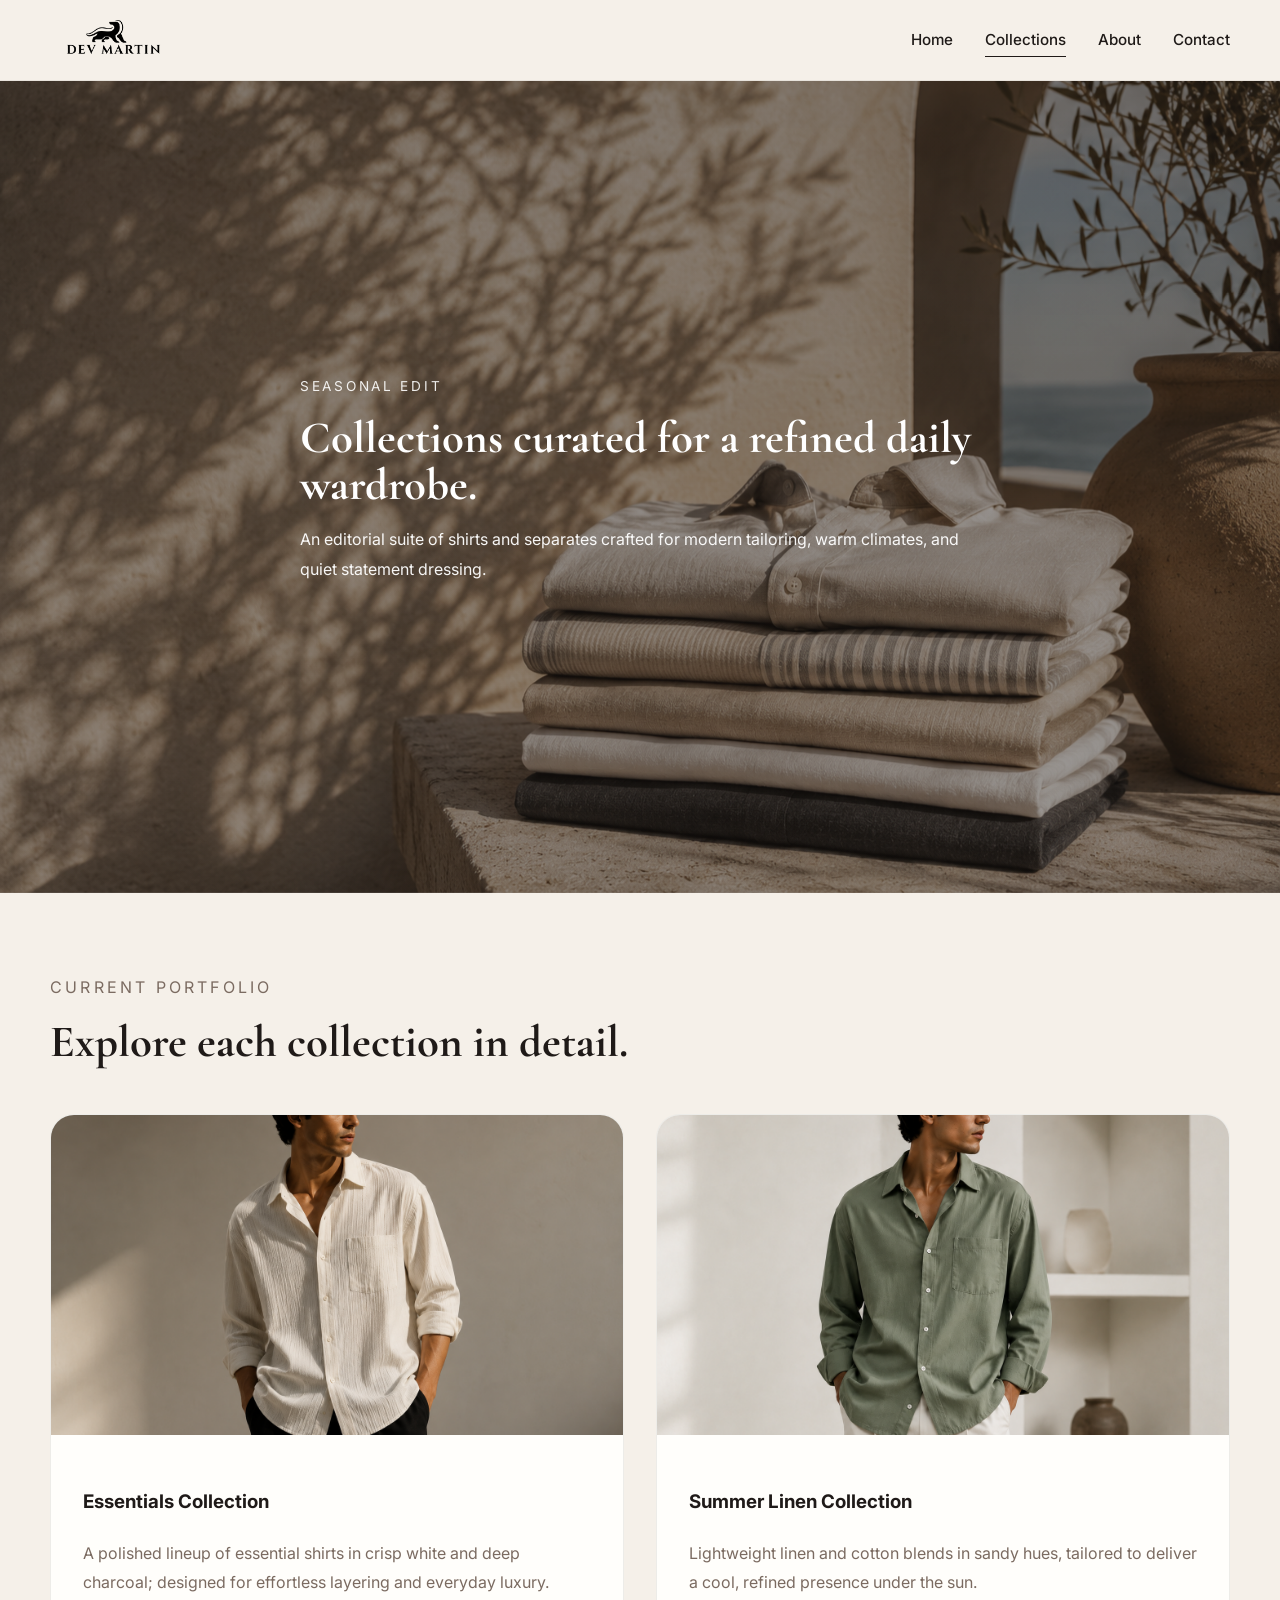
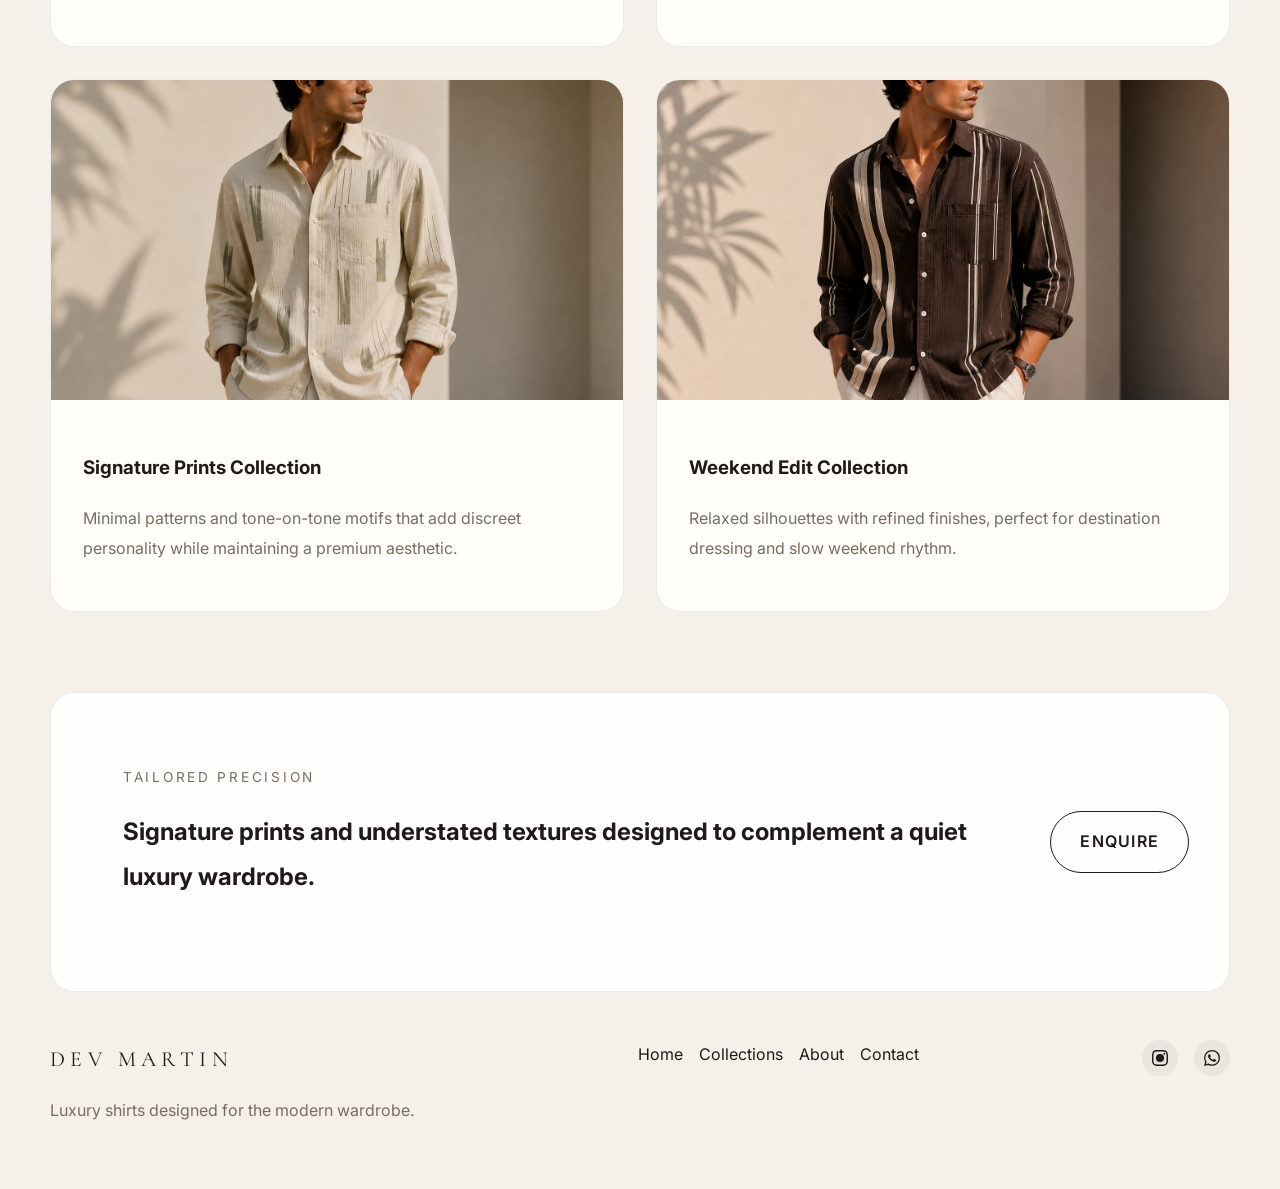
<file: collections.html>
<!DOCTYPE html>
<html lang="en">
<head>
  <meta charset="UTF-8">
  <meta name="viewport" content="width=device-width, initial-scale=1.0">
  <meta name="description" content="Explore DEV MARTIN collections: Essentials, Summer Linen, Signature Prints, and Weekend Edit. Premium shirts designed for refined style.">
  <title>Collections | DEV MARTIN Shirts</title>
  <link rel="icon" href="assets/logos/logo_black.png" type="image/png">
  <link rel="preconnect" href="https://fonts.googleapis.com">
  <link rel="preconnect" href="https://fonts.gstatic.com" crossorigin>
  <link href="https://fonts.googleapis.com/css2?family=Cormorant+Garamond:wght@500;600;700&family=Inter:wght@300;400;500;600;700&display=swap" rel="stylesheet">
  <link rel="stylesheet" href="css/style.css">
</head>
<body>
  <header class="site-header">
    <div class="container header-inner">
        <img src="assets/logos/logo_black.png" alt="Logo" class="brand-logo">
      <a href="index.html" class="brand"></a>
      <nav class="site-nav">
        <ul class="nav-list">
          <li><a href="index.html" class="nav-link">Home</a></li>
          <li><a href="collections.html" class="nav-link">Collections</a></li>
          <li><a href="about.html" class="nav-link">About</a></li>
          <li><a href="/contact" class="nav-link">Contact</a></li>
        </ul>
      </nav>
      <button class="mobile-toggle" aria-label="Open navigation">
        <span></span>
        <span></span>
        <span></span>
      </button>
    </div>
    <div class="mobile-menu">
      <ul class="mobile-nav-list">
        <li><a href="index.html" class="nav-link">Home</a></li>
        <li><a href="collections.html" class="nav-link">Collections</a></li>
        <li><a href="about.html" class="nav-link">About</a></li>
        <li><a href="/contact" class="nav-link">Contact</a></li>
      </ul>
    </div>
  </header>

  <main>
    <section class="hero hero-collections">
      <!-- Hero Image -->
      <div class="hero-image" aria-hidden="true"></div>
      <div class="hero-copy container">
        <p class="eyebrow">Seasonal Edit</p>
        <h1>Collections curated for a refined daily wardrobe.</h1>
        <p class="hero-text">An editorial suite of shirts and separates crafted for modern tailoring, warm climates, and quiet statement dressing.</p>
      </div>
    </section>

    <section class="section container collections-list">
      <div class="section-head reveal">
        <p class="eyebrow">Current Portfolio</p>
        <h2>Explore each collection in detail.</h2>
      </div>
      <div class="collection-grid">
        <article class="collection-card reveal">
          <!-- Collection 1 Image -->
          <img src="assets/collections/essentials.png" alt="Essentials Collection detail">
          <div class="card-copy">
            <h3>Essentials Collection</h3>
            <p>A polished lineup of essential shirts in crisp white and deep charcoal; designed for effortless layering and everyday luxury.</p>
          </div>
        </article>
        <article class="collection-card reveal">
          <!-- Collection 2 Image -->
          <img src="assets/collections/summer_linen.png" alt="Summer Linen Collection detail">
          <div class="card-copy">
            <h3>Summer Linen Collection</h3>
            <p>Lightweight linen and cotton blends in sandy hues, tailored to deliver a cool, refined presence under the sun.</p>
          </div>
        </article>
        <article class="collection-card reveal">
          <!-- Collection 3 Image -->
          <img src="assets/collections/signature_print.png" alt="Signature Prints Collection detail">
          <div class="card-copy">
            <h3>Signature Prints Collection</h3>
            <p>Minimal patterns and tone-on-tone motifs that add discreet personality while maintaining a premium aesthetic.</p>
          </div>
        </article>
        <article class="collection-card reveal">
          <!-- Collection 4 Image -->
          <img src="assets/collections/weekend_edit.png" alt="Weekend Edit Collection detail">
          <div class="card-copy">
            <h3>Weekend Edit Collection</h3>
            <p>Relaxed silhouettes with refined finishes, perfect for destination dressing and slow weekend rhythm.</p>
          </div>
        </article>
        <!-- <article class="collection-card reveal">
          
          <img src="assets/collections/statement_series.png" alt="Statement Series Collection detail">
          <div class="card-copy">
            <h3>Statement Series Collection</h3>
            <p>Bold tailoring and rich textures created to elevate evening looks with a distinct yet subtle sense of luxury.</p>
          </div>
        </article> -->
      </div>
    </section>

    <!-- <section class="section featured-panel">
      <div class="container split-panel reverse">
        <div class="panel-copy reveal">
          <p class="eyebrow">Curated Craft</p>
          <h2>Each collection is a study in restraint, precision and premium materials.</h2>
          <p>From the soft tensile feel of our cotton to the crisp hand of premium linen, DEV MARTIN crafts shirts with an editorial sensibility and enduring appeal.</p>
        </div>
        <div class="panel-image reveal">
          
          <img src="assets/images/collection-feature.png" alt="Editorial shirt detail">
        </div>
      </div>
    </section> -->

    <section class="section container callout-panel reveal">
      <div class="callout-copy">
        <p class="eyebrow">Tailored Precision</p>
        <h2>Signature prints and understated textures designed to complement a quiet luxury wardrobe.</h2>
      </div>
      <div class="callout-action">
        <a href="/contact" class="button button-secondary">Enquire</a>
      </div>
    </section>
  </main>

<footer class="site-footer">
    <div class="container footer-inner">
      <div class="footer-brand">
        <span class="brand">DEV MARTIN</span>
        <p>Luxury shirts designed for the modern wardrobe.</p>
      </div>
      <div class="footer-links">
        <a href="index.html">Home</a>
        <a href="collections.html">Collections</a>
        <a href="about.html">About</a>
        <a href="/contact">Contact</a>
      </div>
      <div class="footer-social">
        <a id="instagramLink" href="https://www.instagram.com/dev_martin2026" class="social-link" aria-label="Instagram" target="_blank" rel="noreferrer noopener">
          <svg viewBox="0 0 24 24" aria-hidden="true"><path fill="currentColor" d="M12 2.163c3.204 0 3.584.012 4.85.07 3.252.148 4.771 1.691 4.919 4.919.058 1.265.069 1.645.069 4.849 0 3.205-.012 3.584-.069 4.849-.149 3.225-1.664 4.771-4.919 4.919-1.266.057-1.645.069-4.849.069-3.205 0-3.584-.012-4.849-.069-3.259-.149-4.771-1.699-4.919-4.92-.057-1.265-.069-1.644-.069-4.849 0-3.204.013-3.583.069-4.849.149-3.227 1.664-4.771 4.919-4.919 1.266-.057 1.645-.069 4.849-.069zm0-2.163c-3.259 0-3.667.014-4.947.072-4.358.2-6.78 2.618-6.98 6.98-.059 1.281-.073 1.689-.073 4.948 0 3.259.014 3.668.072 4.948.2 4.358 2.618 6.78 6.98 6.98 1.281.058 1.689.072 4.948.072 3.259 0 3.668-.014 4.948-.072 4.354-.2 6.782-2.618 6.979-6.98.059-1.28.073-1.689.073-4.948 0-3.259-.014-3.667-.072-4.947-.196-4.354-2.617-6.78-6.979-6.98-1.281-.059-1.69-.073-4.949-.073zM5.838 12a6.162 6.162 0 1 1 12.324 0 6.162 6.162 0 0 1-12.324 0zM12 16a4 4 0 1 1 0-8 4 4 0 0 1 0 8zm4.965-10.322a1.44 1.44 0 1 1 2.881.001 1.44 1.44 0 0 1-2.881-.001z"/></svg>
        </a>
        
        <a id="whatsappLink" href="https://wa.me/8086893363" class="social-link" aria-label="WhatsApp" target="_blank" rel="noreferrer noopener">
          <svg viewBox="0 0 24 24" aria-hidden="true">
          <path fill="currentColor" d="M20.52 3.48A11.82 11.82 0 0 0 12.06 0C5.52 0 .21 5.31.21 11.85c0 2.09.55 4.13 1.59 5.93L0 24l6.4-1.68a11.83 11.83 0 0 0 5.66 1.44h.01c6.53 0 11.85-5.31 11.85-11.85 0-3.16-1.23-6.13-3.4-8.43zm-8.46 18.3a9.88 9.88 0 0 1-5.04-1.38l-.36-.21-3.8 1 1.01-3.7-.23-.38a9.88 9.88 0 0 1-1.52-5.26c0-5.47 4.45-9.92 9.93-9.92 2.65 0 5.14 1.03 7.01 2.91a9.84 9.84 0 0 1 2.9 7.01c0 5.47-4.45 9.93-9.9 9.93zm5.44-7.44c-.3-.15-1.77-.87-2.04-.97-.27-.1-.47-.15-.66.15-.2.3-.76.97-.94 1.17-.17.2-.35.22-.65.07-.3-.15-1.25-.46-2.38-1.47-.88-.78-1.47-1.74-1.64-2.03-.17-.3-.02-.46.13-.61.13-.13.3-.35.45-.52.15-.17.2-.3.3-.5.1-.2.05-.37-.02-.52-.08-.15-.67-1.62-.92-2.22-.24-.58-.48-.5-.66-.5h-.56c-.2 0-.52.07-.8.37-.27.3-1.05 1.03-1.05 2.5s1.08 2.9 1.23 3.1c.15.2 2.12 3.24 5.13 4.54.72.31 1.29.49 1.73.63.73.23 1.39.2 1.91.12.58-.09 1.77-.72 2.02-1.42.25-.7.25-1.3.17-1.42-.08-.12-.28-.2-.58-.35z"/>
          </svg>
        </a>
    </div>
  </footer>
  <script src="js/script.js"></script>
</body>
</html>
</file>
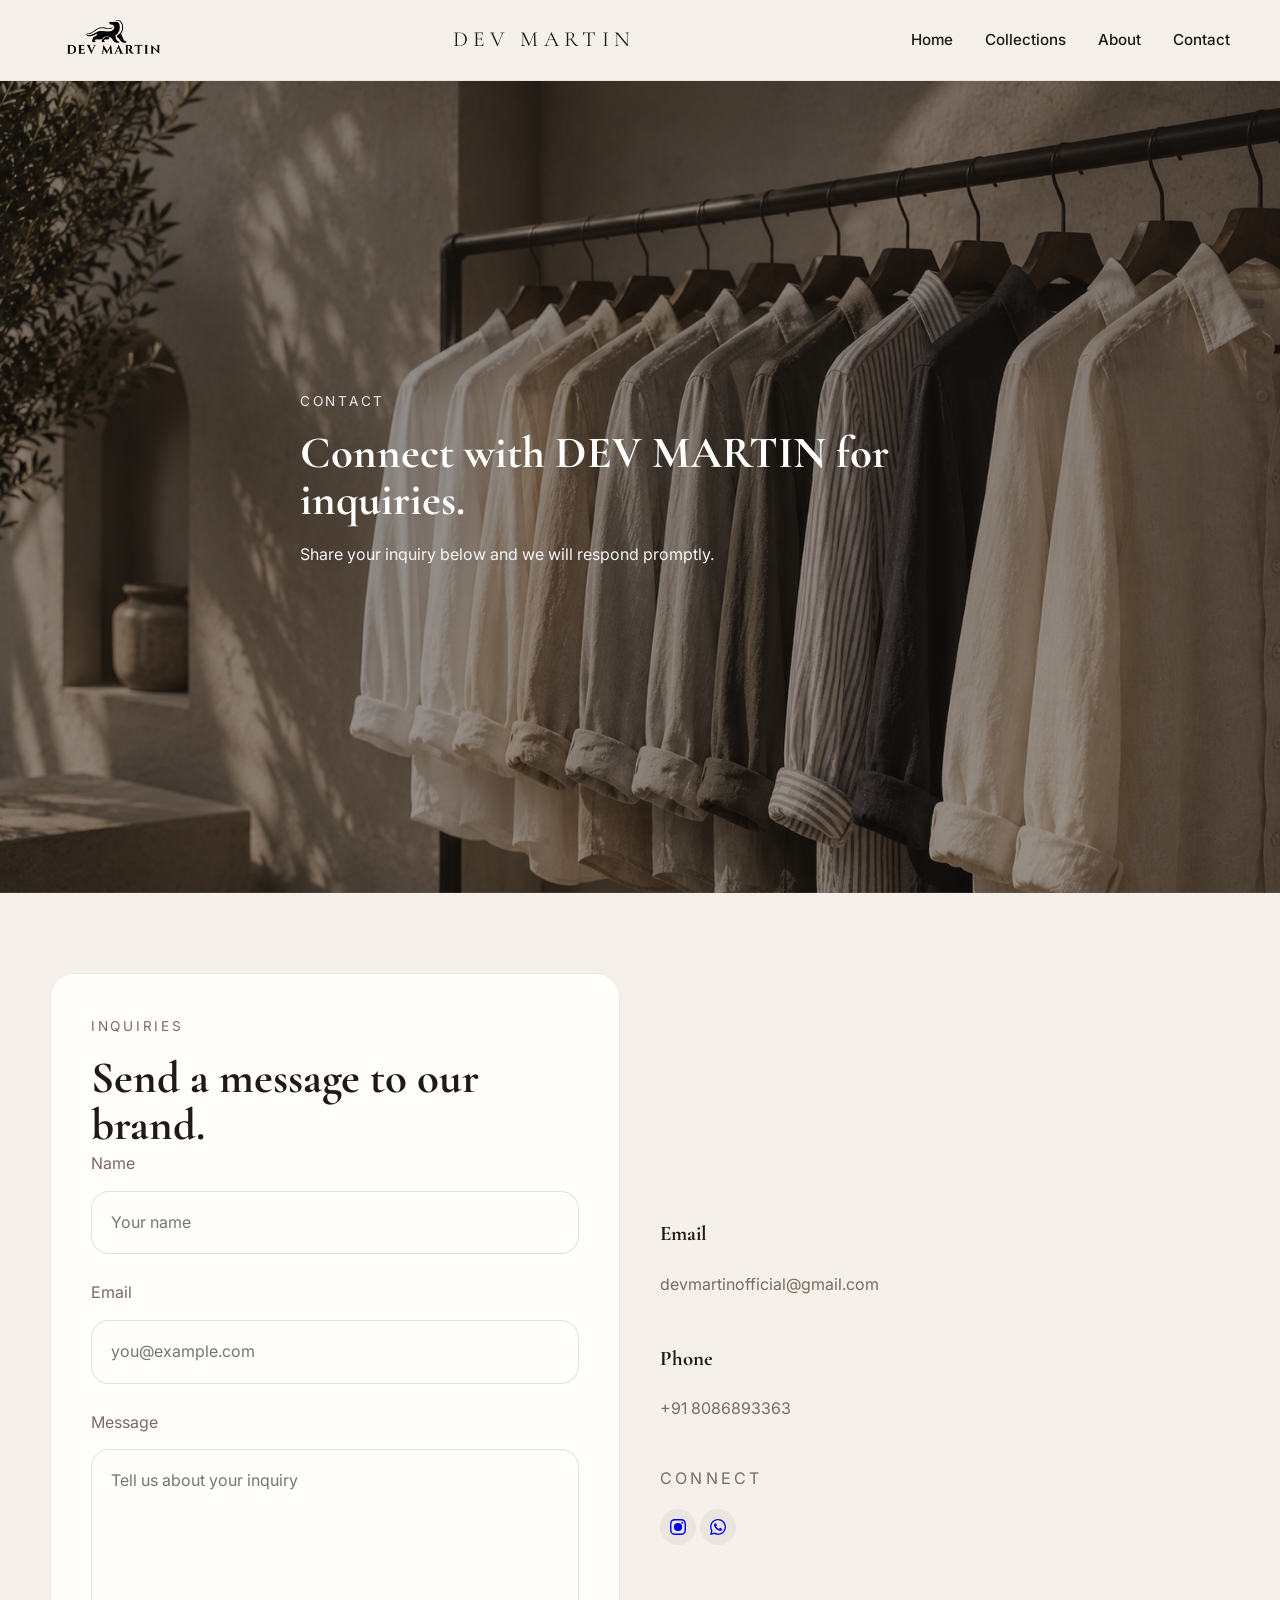
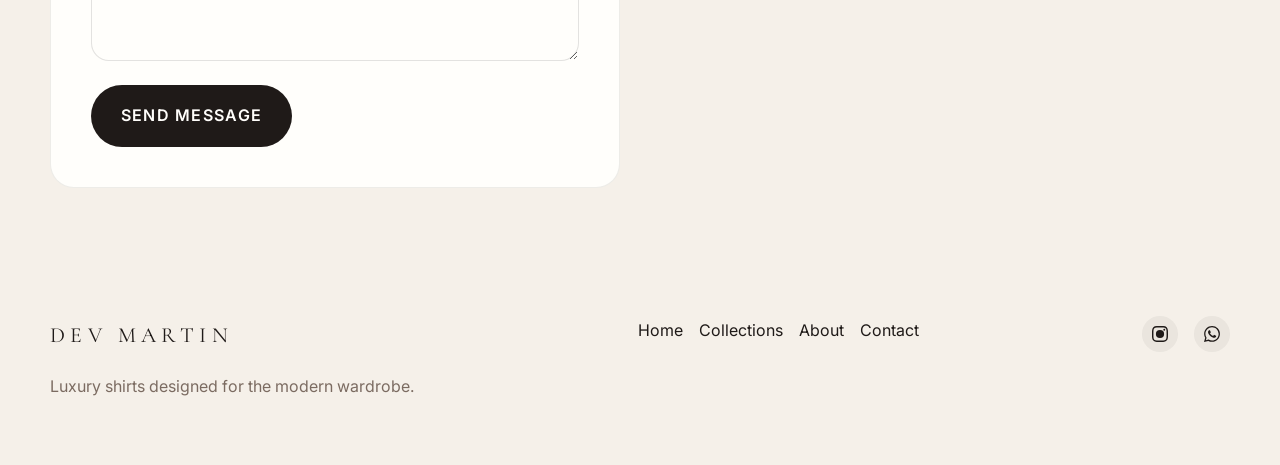
<file: contact.html>
<!DOCTYPE html>
<html lang="en">
<head>
  <meta charset="UTF-8">
  <meta name="viewport" content="width=device-width, initial-scale=1.0">
  <meta name="description" content="Contact DEV MARTIN: Get in touch for press inquiries, bespoke orders, and editorial collaborations.">
  <title>Contact DEV MARTIN</title>
  <link rel="icon" href="assets/logos/logo_black.png" type="image/png">
  <link rel="preconnect" href="https://fonts.googleapis.com">
  <link rel="preconnect" href="https://fonts.gstatic.com" crossorigin>
  <link href="https://fonts.googleapis.com/css2?family=Cormorant+Garamond:wght@500;600;700&family=Inter:wght@300;400;500;600;700&display=swap" rel="stylesheet">
  <link rel="stylesheet" href="css/style.css">
</head>
<body>
  <header class="site-header">
    <div class="container header-inner">
        <img src="assets/logos/logo_black.png" alt="Logo" class="brand-logo">
      <a href="index.html" class="brand">DEV MARTIN</a>
      <nav class="site-nav">
        <ul class="nav-list">
          <li><a href="index.html" class="nav-link">Home</a></li>
          <li><a href="collections.html" class="nav-link">Collections</a></li>
          <li><a href="about.html" class="nav-link">About</a></li>
          <li><a href="/contact" class="nav-link">Contact</a></li>
        </ul>
      </nav>
      <button class="mobile-toggle" aria-label="Open navigation">
        <span></span>
        <span></span>
        <span></span>
      </button>
    </div>
    <div class="mobile-menu">
      <ul class="mobile-nav-list">
        <li><a href="index.html" class="nav-link">Home</a></li>
        <li><a href="collections.html" class="nav-link">Collections</a></li>
        <li><a href="about.html" class="nav-link">About</a></li>
        <li><a href="/contact" class="nav-link">Contact</a></li>
      </ul>
    </div>
  </header>

  <main>
    <section class="hero hero-contact">
      <!-- Hero Image -->
      <div class="hero-image" aria-hidden="true"></div>
      <div class="hero-copy container">
        <p class="eyebrow">Contact</p>
        <h1>Connect with DEV MARTIN for inquiries.</h1>
        <p class="hero-text">Share your inquiry below and we will respond promptly.</p>
      </div>
    </section>

    <section class="section contact-section container reveal">
      <div class="grid-two contact-grid">
        <div class="contact-form-wrap reveal">
          <p class="eyebrow">Inquiries</p>
          <h2>Send a message to our brand.</h2>
          <form class="contact-form" name="contact" method="post" netlify data-netlify="true" data-netlify-honeypot="bot-field" data-netlify-ajax="true">
            <input type="hidden" name="form-name" value="contact">
            <p class="screen-reader-text" style="position:absolute;left:-9999px;top:auto;width:1px;height:1px;overflow:hidden;">
              <label>Do not fill this field <input name="bot-field"></label>
            </p>
            <label>
              <span>Name</span>
              <input type="text" name="name" placeholder="Your name" required>
            </label>
            <label>
              <span>Email</span>
              <input type="email" name="email" placeholder="you@example.com" required>
            </label>
            <label>
              <span>Message</span>
              <textarea name="message" rows="6" placeholder="Tell us about your inquiry" required></textarea>
            </label>
            <button type="submit" class="button button-primary">Send Message</button>
          </form>
        </div>
        <div class="contact-details reveal">
          <div class="detail-block">
            <h3>Email</h3>
            <p>devmartinofficial@gmail.com</p>
          </div>
          <div class="detail-block">
            <h3>Phone</h3>
            <p>+91 8086893363</p>
          </div>
          <!-- <div class="detail-block">
            <h3>Studio</h3>
            <p>Private appointmentbrand in New York City. Available for styling and brand collaborations.</p>
          </div> -->
          <div class="detail-block social-connect">
            <p class="eyebrow">Connect</p>
            <div class="social-links">
              <a id="instagramLink" href="https://www.instagram.com/dev_martin2026" class="social-link" aria-label="Instagram" target="_blank" rel="noreferrer noopener">
                <svg viewBox="0 0 24 24" aria-hidden="true"><path fill="currentColor" d="M12 2.163c3.204 0 3.584.012 4.85.07 3.252.148 4.771 1.691 4.919 4.919.058 1.265.069 1.645.069 4.849 0 3.205-.012 3.584-.069 4.849-.149 3.225-1.664 4.771-4.919 4.919-1.266.057-1.645.069-4.849.069-3.205 0-3.584-.012-4.849-.069-3.259-.149-4.771-1.699-4.919-4.92-.057-1.265-.069-1.644-.069-4.849 0-3.204.013-3.583.069-4.849.149-3.227 1.664-4.771 4.919-4.919 1.266-.057 1.645-.069 4.849-.069zm0-2.163c-3.259 0-3.667.014-4.947.072-4.358.2-6.78 2.618-6.98 6.98-.059 1.281-.073 1.689-.073 4.948 0 3.259.014 3.668.072 4.948.2 4.358 2.618 6.78 6.98 6.98 1.281.058 1.689.072 4.948.072 3.259 0 3.668-.014 4.948-.072 4.354-.2 6.782-2.618 6.979-6.98.059-1.28.073-1.689.073-4.948 0-3.259-.014-3.667-.072-4.947-.196-4.354-2.617-6.78-6.979-6.98-1.281-.059-1.69-.073-4.949-.073zM5.838 12a6.162 6.162 0 1 1 12.324 0 6.162 6.162 0 0 1-12.324 0zM12 16a4 4 0 1 1 0-8 4 4 0 0 1 0 8zm4.965-10.322a1.44 1.44 0 1 1 2.881.001 1.44 1.44 0 0 1-2.881-.001z"/></svg>
              </a>
              
              <a id="whatsappLink" href="https://wa.me/8086893363" class="social-link" aria-label="WhatsApp" target="_blank" rel="noreferrer noopener">
                <svg viewBox="0 0 24 24" aria-hidden="true">
                  <path fill="currentColor" d="M20.52 3.48A11.82 11.82 0 0 0 12.06 0C5.52 0 .21 5.31.21 11.85c0 2.09.55 4.13 1.59 5.93L0 24l6.4-1.68a11.83 11.83 0 0 0 5.66 1.44h.01c6.53 0 11.85-5.31 11.85-11.85 0-3.16-1.23-6.13-3.4-8.43zm-8.46 18.3a9.88 9.88 0 0 1-5.04-1.38l-.36-.21-3.8 1 1.01-3.7-.23-.38a9.88 9.88 0 0 1-1.52-5.26c0-5.47 4.45-9.92 9.93-9.92 2.65 0 5.14 1.03 7.01 2.91a9.84 9.84 0 0 1 2.9 7.01c0 5.47-4.45 9.93-9.9 9.93zm5.44-7.44c-.3-.15-1.77-.87-2.04-.97-.27-.1-.47-.15-.66.15-.2.3-.76.97-.94 1.17-.17.2-.35.22-.65.07-.3-.15-1.25-.46-2.38-1.47-.88-.78-1.47-1.74-1.64-2.03-.17-.3-.02-.46.13-.61.13-.13.3-.35.45-.52.15-.17.2-.3.3-.5.1-.2.05-.37-.02-.52-.08-.15-.67-1.62-.92-2.22-.24-.58-.48-.5-.66-.5h-.56c-.2 0-.52.07-.8.37-.27.3-1.05 1.03-1.05 2.5s1.08 2.9 1.23 3.1c.15.2 2.12 3.24 5.13 4.54.72.31 1.29.49 1.73.63.73.23 1.39.2 1.91.12.58-.09 1.77-.72 2.02-1.42.25-.7.25-1.3.17-1.42-.08-.12-.28-.2-.58-.35z"/>
                </svg>
              </a>
            </div>
          </div>
        </div>
      </div>
    </section>
  </main>

  <footer class="site-footer">
    <div class="container footer-inner">
      <div class="footer-brand">
        <span class="brand">DEV MARTIN</span>
        <p>Luxury shirts designed for the modern wardrobe.</p>
      </div>
      <div class="footer-links">
        <a href="index.html">Home</a>
        <a href="collections.html">Collections</a>
        <a href="about.html">About</a>
        <a href="/contact">Contact</a>
      </div>
      <div class="footer-social">
        <a id="instagramLink" href="https://www.instagram.com/dev_martin2026" class="social-link" aria-label="Instagram" target="_blank" rel="noreferrer noopener">
          <svg viewBox="0 0 24 24" aria-hidden="true"><path fill="currentColor" d="M12 2.163c3.204 0 3.584.012 4.85.07 3.252.148 4.771 1.691 4.919 4.919.058 1.265.069 1.645.069 4.849 0 3.205-.012 3.584-.069 4.849-.149 3.225-1.664 4.771-4.919 4.919-1.266.057-1.645.069-4.849.069-3.205 0-3.584-.012-4.849-.069-3.259-.149-4.771-1.699-4.919-4.92-.057-1.265-.069-1.644-.069-4.849 0-3.204.013-3.583.069-4.849.149-3.227 1.664-4.771 4.919-4.919 1.266-.057 1.645-.069 4.849-.069zm0-2.163c-3.259 0-3.667.014-4.947.072-4.358.2-6.78 2.618-6.98 6.98-.059 1.281-.073 1.689-.073 4.948 0 3.259.014 3.668.072 4.948.2 4.358 2.618 6.78 6.98 6.98 1.281.058 1.689.072 4.948.072 3.259 0 3.668-.014 4.948-.072 4.354-.2 6.782-2.618 6.979-6.98.059-1.28.073-1.689.073-4.948 0-3.259-.014-3.667-.072-4.947-.196-4.354-2.617-6.78-6.979-6.98-1.281-.059-1.69-.073-4.949-.073zM5.838 12a6.162 6.162 0 1 1 12.324 0 6.162 6.162 0 0 1-12.324 0zM12 16a4 4 0 1 1 0-8 4 4 0 0 1 0 8zm4.965-10.322a1.44 1.44 0 1 1 2.881.001 1.44 1.44 0 0 1-2.881-.001z"/></svg>
        </a>
        


        <a id="whatsappLink" href="https://wa.me/8086893363" class="social-link" aria-label="WhatsApp" target="_blank" rel="noreferrer noopener">
          <svg viewBox="0 0 24 24" aria-hidden="true">
          <path fill="currentColor" d="M20.52 3.48A11.82 11.82 0 0 0 12.06 0C5.52 0 .21 5.31.21 11.85c0 2.09.55 4.13 1.59 5.93L0 24l6.4-1.68a11.83 11.83 0 0 0 5.66 1.44h.01c6.53 0 11.85-5.31 11.85-11.85 0-3.16-1.23-6.13-3.4-8.43zm-8.46 18.3a9.88 9.88 0 0 1-5.04-1.38l-.36-.21-3.8 1 1.01-3.7-.23-.38a9.88 9.88 0 0 1-1.52-5.26c0-5.47 4.45-9.92 9.93-9.92 2.65 0 5.14 1.03 7.01 2.91a9.84 9.84 0 0 1 2.9 7.01c0 5.47-4.45 9.93-9.9 9.93zm5.44-7.44c-.3-.15-1.77-.87-2.04-.97-.27-.1-.47-.15-.66.15-.2.3-.76.97-.94 1.17-.17.2-.35.22-.65.07-.3-.15-1.25-.46-2.38-1.47-.88-.78-1.47-1.74-1.64-2.03-.17-.3-.02-.46.13-.61.13-.13.3-.35.45-.52.15-.17.2-.3.3-.5.1-.2.05-.37-.02-.52-.08-.15-.67-1.62-.92-2.22-.24-.58-.48-.5-.66-.5h-.56c-.2 0-.52.07-.8.37-.27.3-1.05 1.03-1.05 2.5s1.08 2.9 1.23 3.1c.15.2 2.12 3.24 5.13 4.54.72.31 1.29.49 1.73.63.73.23 1.39.2 1.91.12.58-.09 1.77-.72 2.02-1.42.25-.7.25-1.3.17-1.42-.08-.12-.28-.2-.58-.35z"/>
          </svg>
        </a>
      </div>
    </div>
  </footer>

  <script src="js/script.js"></script>
</body>
</html>
</file>
<file: css/style.css>
:root {
  --bg: #f5f0e9;
  --surface: #fffefb;
  --text: #1f1a18;
  --muted: #7b6b61;
  --border: rgba(31, 26, 24, 0.08);
  --accent: #a39482;
  --accent-dark: #6f5e4f;
  --shadow: 0 24px 80px rgba(31, 26, 24, 0.08);
  --radius: 24px;
}

* {
  box-sizing: border-box;
}

html {
  scroll-behavior: smooth;
}

body {
  margin: 0;
  min-height: 100vh;
  font-family: 'Inter', system-ui, -apple-system, BlinkMacSystemFont, 'Segoe UI', sans-serif;
  color: var(--text);
  background: var(--bg);
  line-height: 1.85;
}

img {
  display: block;
  max-width: 100%;
  height: auto;
}

button,
input,
textarea,
a {
  font: inherit;
}

.container {
  width: min(1180px, calc(100% - 3rem));
  margin: 0 auto;
}

.site-header {
  position: sticky;
  top: 0;
  z-index: 20;
  backdrop-filter: blur(14px);
  background: rgba(245, 240, 233, 0.93);
  border-bottom: 1px solid rgba(31, 26, 24, 0.06);
}

.header-inner {
  display: flex;
  align-items: center;
  justify-content: space-between;
  gap: 1rem;
  padding: 1.25rem 0;
}

.brand-wrapper {
  display: flex;
  align-items: center;
  gap: 0.75rem;
}

.brand-logo {
  height: 2.5rem;
  width: auto;
  display: block;
}

.brand {
  font-family: 'Cormorant Garamond', Georgia, serif;
  font-size: 1.35rem;
  letter-spacing: 0.25em;
  text-transform: uppercase;
  color: var(--text);
  text-decoration: none;
}

.site-nav {
  display: flex;
}

.nav-list,
.mobile-nav-list {
  list-style: none;
  margin: 0;
  padding: 0;
  display: flex;
  gap: 2rem;
}

.nav-link {
  color: var(--text);
  text-decoration: none;
  font-size: 0.95rem;
  font-weight: 500;
  position: relative;
}

.nav-link::after {
  content: '';
  position: absolute;
  left: 0;
  bottom: -0.5rem;
  width: 0;
  height: 1px;
  background: var(--text);
  transition: width 0.3s ease;
}

.nav-link:hover::after,
.nav-link.active::after {
  width: 100%;
}

.mobile-toggle {
  display: none;
  border: 0;
  background: transparent;
  cursor: pointer;
  padding: 0.5rem;
}

.mobile-toggle span {
  display: block;
  width: 1.75rem;
  height: 2px;
  background: var(--text);
  margin: 0.35rem 0;
  transition: transform 0.3s ease, opacity 0.3s ease;
}

.mobile-menu {
  display: none;
}

.hero {
  position: relative;
  min-height: calc(100vh - 88px);
  display: grid;
  align-items: center;
  padding: 0;
  overflow: hidden;
}

.hero-image {
  position: absolute;
  inset: 0;
  background-size: cover;
  background-position: center center;
  background-repeat: no-repeat;
  z-index: 0;
  will-change: transform, background-position;
  transform: scale(1.05);
  animation: heroZoom 8s ease-out forwards;
}

.hero-home .hero-image {
  background-image: url('../assets/images/hero-home.png');
  background-color: #e8ddd1;
}

.hero-collections .hero-image {
  background-image: url('../assets/images/hero-collections.png');
}

.hero-about .hero-image {
  background-image: url('../assets/images/hero-about.png');
}

.hero-contact .hero-image {
  background-image: url('../assets/images/hero-contact.png');
}

.hero::before {
  content: '';
  position: absolute;
  inset: 0;
  background: linear-gradient(180deg, rgba(31, 26, 24, 0.5), rgba(31, 26, 24, 0.4));
  z-index: 1;
}

.hero-copy {
  position: relative;
  z-index: 2;
  max-width: 680px;
  padding: 4rem 0;
}

.hero .eyebrow {
  color: rgba(255, 255, 255, 0.9) !important;
}

.hero h1 {
  color: #ffffff !important;
}

.hero .hero-text {
  color: rgba(255, 255, 255, 0.95) !important;
}

.eyebrow {
  margin: 0 0 1rem;
  font-size: 0.85rem;
  letter-spacing: 0.2em;
  text-transform: uppercase;
  color: var(--muted);
}

.hero h1,
.section-head h2,
.intro-copy h2,
.panel-copy h2,
.craft-copy h2,
.contact-form-wrap h2 {
  font-family: 'Cormorant Garamond', Georgia, serif;
  font-size: clamp(2rem, 3.5vw, 4.4rem);
  line-height: 1.05;
  margin: 0;
}

.hero-text,
.section-head p,
.detail-card p,
.card-copy p,
.contact-form label span,
.footer-brand p,
.contact-details p {
  color: var(--muted);
  font-size: 1rem;
}

.hero-actions {
  display: flex;
  flex-wrap: wrap;
  gap: 1rem;
  margin-top: 2rem;
}

.button {
  border: 1px solid transparent;
  padding: 0.95rem 1.8rem;
  border-radius: 999px;
  text-decoration: none;
  display: inline-flex;
  align-items: center;
  justify-content: center;
  transition: all 0.35s ease;
  font-weight: 600;
  letter-spacing: 0.08em;
  text-transform: uppercase;
}

.button-primary {
  background: var(--text);
  color: var(--surface);
}

.button-secondary {
  background: transparent;
  color: var(--text);
  border-color: var(--text);
}

.button:hover {
  transform: translateY(-1px);
}

.hero-title {
  display: flex;
  flex-wrap: wrap;
  gap: 0.5rem;
  overflow: hidden;
}

.hero-title .split-word {
  display: inline-block;
  opacity: 0;
  transform: translateY(32px);
  animation: splitIn 0.75s ease forwards;
}

.hero-title .split-word:nth-child(1) { animation-delay: 0.18s; }
.hero-title .split-word:nth-child(2) { animation-delay: 0.30s; }
.hero-title .split-word:nth-child(3) { animation-delay: 0.42s; }
.hero-title .split-word:nth-child(4) { animation-delay: 0.54s; }
.hero-title .split-word:nth-child(5) { animation-delay: 0.66s; }
.hero-title .split-word:nth-child(6) { animation-delay: 0.78s; }

.hero-copy .hero-text,
.hero-copy .hero-actions {
  opacity: 0;
  transform: translateY(18px);
  animation: revealText 0.75s ease forwards;
}

.hero-copy .hero-text { animation-delay: 1.1s; }
.hero-copy .hero-actions { animation-delay: 1.25s; }

.collection-card img {
  transition: transform 0.7s ease;
}

.collection-card:hover img {
  transform: scale(1.05);
}

.collection-card .card-copy {
  transition: transform 0.35s ease;
}

.collection-card:hover .card-copy {
  transform: translateY(-5px);
}

.lookbook-card {
  position: relative;
  overflow: hidden;
}

.lookbook-card img {
  transition: transform 0.7s ease;
}

.lookbook-overlay {
  position: absolute;
  inset: 0;
  display: flex;
  align-items: center;
  justify-content: center;
  background: rgba(31, 26, 24, 0.24);
  opacity: 0;
  transition: opacity 0.45s ease;
  color: var(--surface);
  font-size: 0.95rem;
  letter-spacing: 0.35em;
  text-transform: uppercase;
}

.lookbook-card:hover img {
  transform: scale(1.08);
}

.lookbook-card:hover .lookbook-overlay {
  opacity: 1;
}

.marquee-section {
  padding: 3rem 0;
}

.marquee {
  overflow: hidden;
  position: relative;
}

.marquee-track {
  display: flex;
  gap: 4rem;
  animation: marquee 18s linear infinite;
  white-space: nowrap;
}

.marquee-track span {
  color: var(--muted);
  font-size: 0.95rem;
  letter-spacing: 0.35em;
  text-transform: uppercase;
}

.site-header.scrolled {
  background: rgba(245, 240, 233, 0.98);
  backdrop-filter: blur(16px);
  border-bottom-color: rgba(31, 26, 24, 0.1);
}

.page-visible {
  opacity: 1;
}

body {
  opacity: 0;
  transition: opacity 0.5s ease;
}

@keyframes heroZoom {
  from {
    transform: scale(1.05);
  }
  to {
    transform: scale(1);
  }
}

@keyframes marquee {
  0% { transform: translateX(0); }
  100% { transform: translateX(-50%); }
}

@keyframes splitIn {
  to {
    opacity: 1;
    transform: translateY(0);
  }
}

@keyframes revealText {
  to {
    opacity: 1;
    transform: translateY(0);
  }
}

@media (max-width: 980px) {
  .grid-two,
  .featured-collections .collections-grid,
  .lookbook-grid,
  .philosophy-grid,
  .testimonial-grid {
    grid-template-columns: 1fr;
  }

  .hero-copy {
    padding: 2rem 0;
  }

  .lookbook-card img,
  .collection-card img {
    height: auto;
  }
}

@media (max-width: 680px) {
  .header-inner {
    flex-wrap: wrap;
    align-items: flex-start;
  }

  .nav-list {
    display: none;
  }

  .mobile-toggle {
    display: block;
  }

  .hero {
    min-height: calc(100vh - 68px);
  }

  .hero-title {
    gap: 0.3rem;
  }

  .hero-title .split-word {
    font-size: clamp(2.2rem, 8vw, 3rem);
  }

  .hero-actions {
    flex-direction: column;
    align-items: stretch;
  }
}

.section {
  padding: 5rem 0;
}

.section-head {
  max-width: 720px;
  margin-bottom: 3rem;
}

.grid-two {
  display: grid;
  grid-template-columns: 1fr 1fr;
  gap: 2.5rem;
  align-items: center;
}

.intro-image img,
.panel-image img,
.craft-image img {
  border-radius: var(--radius);
  box-shadow: var(--shadow);
}

.featured-collections .collections-grid,
.collection-grid,
.lookbook-grid,
.philosophy-grid,
.testimonial-grid,
.details-grid,
.contact-grid {
  display: grid;
  gap: 2rem;
}

.featured-collections .collections-grid,
.collection-grid {
  grid-template-columns: repeat(2, minmax(0, 1fr));
}

.collection-card,
.lookbook-card,
.philosophy-card,
.testimonial-card,
.detail-card {
  background: var(--surface);
  border: 1px solid var(--border);
  border-radius: var(--radius);
  overflow: hidden;
}

.collection-card img,
.lookbook-card img {
  width: 100%;
  height: 320px;
  object-fit: cover;
}

.collection-card .card-copy,
.testimonial-card,
.philosophy-card,
.detail-card,
.callout-copy {
  padding: 2rem;
}

.collection-card:hover,
.lookbook-card:hover {
  transform: translateY(-6px);
  box-shadow: 0 20px 70px rgba(31, 26, 24, 0.1);
}

.collection-card,
.lookbook-card,
.philosophy-card,
.testimonial-card,
.detail-card {
  transition: transform 0.3s ease, box-shadow 0.3s ease;
}

.lookbook-grid {
  grid-template-columns: repeat(4, minmax(0, 1fr));
}

.lookbook-card figcaption {
  padding: 1.25rem 1.75rem 2rem;
  color: var(--muted);
  font-size: 0.95rem;
}

.signature-style,
.panel-copy,
.callout-panel {
  display: flex;
  align-items: center;
}

.style-section .split-panel,
.featured-panel .split-panel,
.contact-section .contact-grid {
  gap: 2.5rem;
}

.panel-copy h2,
.craft-copy h2 {
  margin-bottom: 1.2rem;
}

.philosophy-grid,
.details-grid {
  grid-template-columns: repeat(3, minmax(0, 1fr));
}

.philosophy-card,
.detail-card {
  min-height: 260px;
}

.testimonial-grid {
  grid-template-columns: repeat(3, minmax(0, 1fr));
}

.testimonial-card {
  padding: 2rem;
  font-style: italic;
  display: flex;
  flex-direction: column;
  justify-content: space-between;
}

.testimonial-card footer {
  margin-top: 1.5rem;
  font-size: 0.95rem;
  color: var(--muted);
  font-style: normal;
}

.contact-form label {
  display: grid;
  gap: 0.75rem;
  margin-bottom: 1.5rem;
}

.contact-form input,
.contact-form textarea {
  border: 1px solid rgba(31, 26, 24, 0.12);
  background: var(--surface);
  border-radius: 18px;
  padding: 1rem 1.2rem;
  color: var(--text);
  transition: border-color 0.3s ease, box-shadow 0.3s ease;
}

.contact-form input:focus,
.contact-form textarea:focus {
  outline: none;
  border-color: var(--accent);
  box-shadow: 0 0 0 4px rgba(163, 148, 130, 0.12);
}

.contact-form-wrap {
  background: var(--surface);
  padding: 2.5rem;
  border-radius: var(--radius);
  border: 1px solid var(--border);
}

.contact-details {
  display: grid;
  gap: 1.5rem;
}

.detail-block h3 {
  margin: 0 0 0.65rem;
  font-family: 'Cormorant Garamond', Georgia, serif;
  font-size: 1.3rem;
}

.footer-inner {
  display: flex;
  justify-content: space-between;
  gap: 2rem;
  padding: 3rem 0;
  align-items: flex-start;
}

.footer-links,
.footer-social {
  display: flex;
  flex-wrap: wrap;
  gap: 1rem;
}

.footer-links a,
.footer-social a {
  color: var(--text);
  text-decoration: none;
}

.social-link {
  width: 2.25rem;
  height: 2.25rem;
  display: inline-flex;
  align-items: center;
  justify-content: center;
  border-radius: 50%;
  background: rgba(31, 26, 24, 0.05);
}

.social-link svg {
  width: 1rem;
  height: 1rem;
  fill: var(--text);
}

.reveal {
  opacity: 0;
  transform: translateY(24px);
  transition: opacity 0.8s ease, transform 0.8s ease;
}

.reveal.visible {
  opacity: 1;
  transform: translateY(0);
}

.contact-cta-section {
  background: #f0e9df;
}

.contact-cta {
  padding: 3.5rem 2rem;
  border-radius: 28px;
  display: flex;
  align-items: center;
  justify-content: space-between;
  gap: 2rem;
  background: rgba(255, 255, 255, 0.82);
  border: 1px solid var(--border);
}

.contact-cta h2 {
  font-size: clamp(2rem, 3vw, 2.8rem);
}

.callout-panel {
  background: rgba(255, 255, 255, 0.88);
  border: 1px solid var(--border);
  border-radius: var(--radius);
  padding: 2.5rem;
}

@media (max-width: 1050px) {
  .featured-collections .collections-grid,
  .collection-grid,
  .lookbook-grid,
  .philosophy-grid,
  .testimonial-grid,
  .details-grid {
    grid-template-columns: 1fr;
  }

  .grid-two,
  .footer-inner,
  .contact-grid {
    grid-template-columns: 1fr;
  }
}

@media (max-width: 860px) {
  .hero {
    min-height: 70vh;
  }

  .hero-copy {
    padding: 2.5rem 0;
  }
}

@media (max-width: 720px) {
  .header-inner {
    padding: 1rem 0;
  }

  .brand-logo {
    height: 2rem;
  }

  .brand {
    font-size: 1.1rem;
  }

  .nav-list {
    display: none;
  }

  .mobile-toggle {
    display: block;
  }

  .mobile-menu {
    display: none;
    background: rgba(245, 240, 233, 0.98);
    border-top: 1px solid rgba(31, 26, 24, 0.06);
  }

  body.nav-open .mobile-menu {
    display: block;
  }

  .mobile-nav-list {
    flex-direction: column;
    padding: 1.5rem 2rem 2rem;
    gap: 1rem;
  }

  .hero-copy h1,
  .panel-copy h2,
  .craft-copy h2,
  .contact-form-wrap h2 {
    font-size: clamp(2rem, 5vw, 2.8rem);
  }

  .button {
    width: 100%;
  }

  .contact-cta {
    flex-direction: column;
    align-items: flex-start;
  }
}

@media (max-width: 520px) {
  .hero-copy,
  .intro-copy,
  .panel-copy,
  .craft-copy,
  .section-head,
  .callout-panel,
  .contact-form-wrap {
    padding: 0;
  }

  .hero {
    min-height: 60vh;
  }

  .hero-text,
  .button {
    font-size: 0.95rem;
  }
}
</file>
